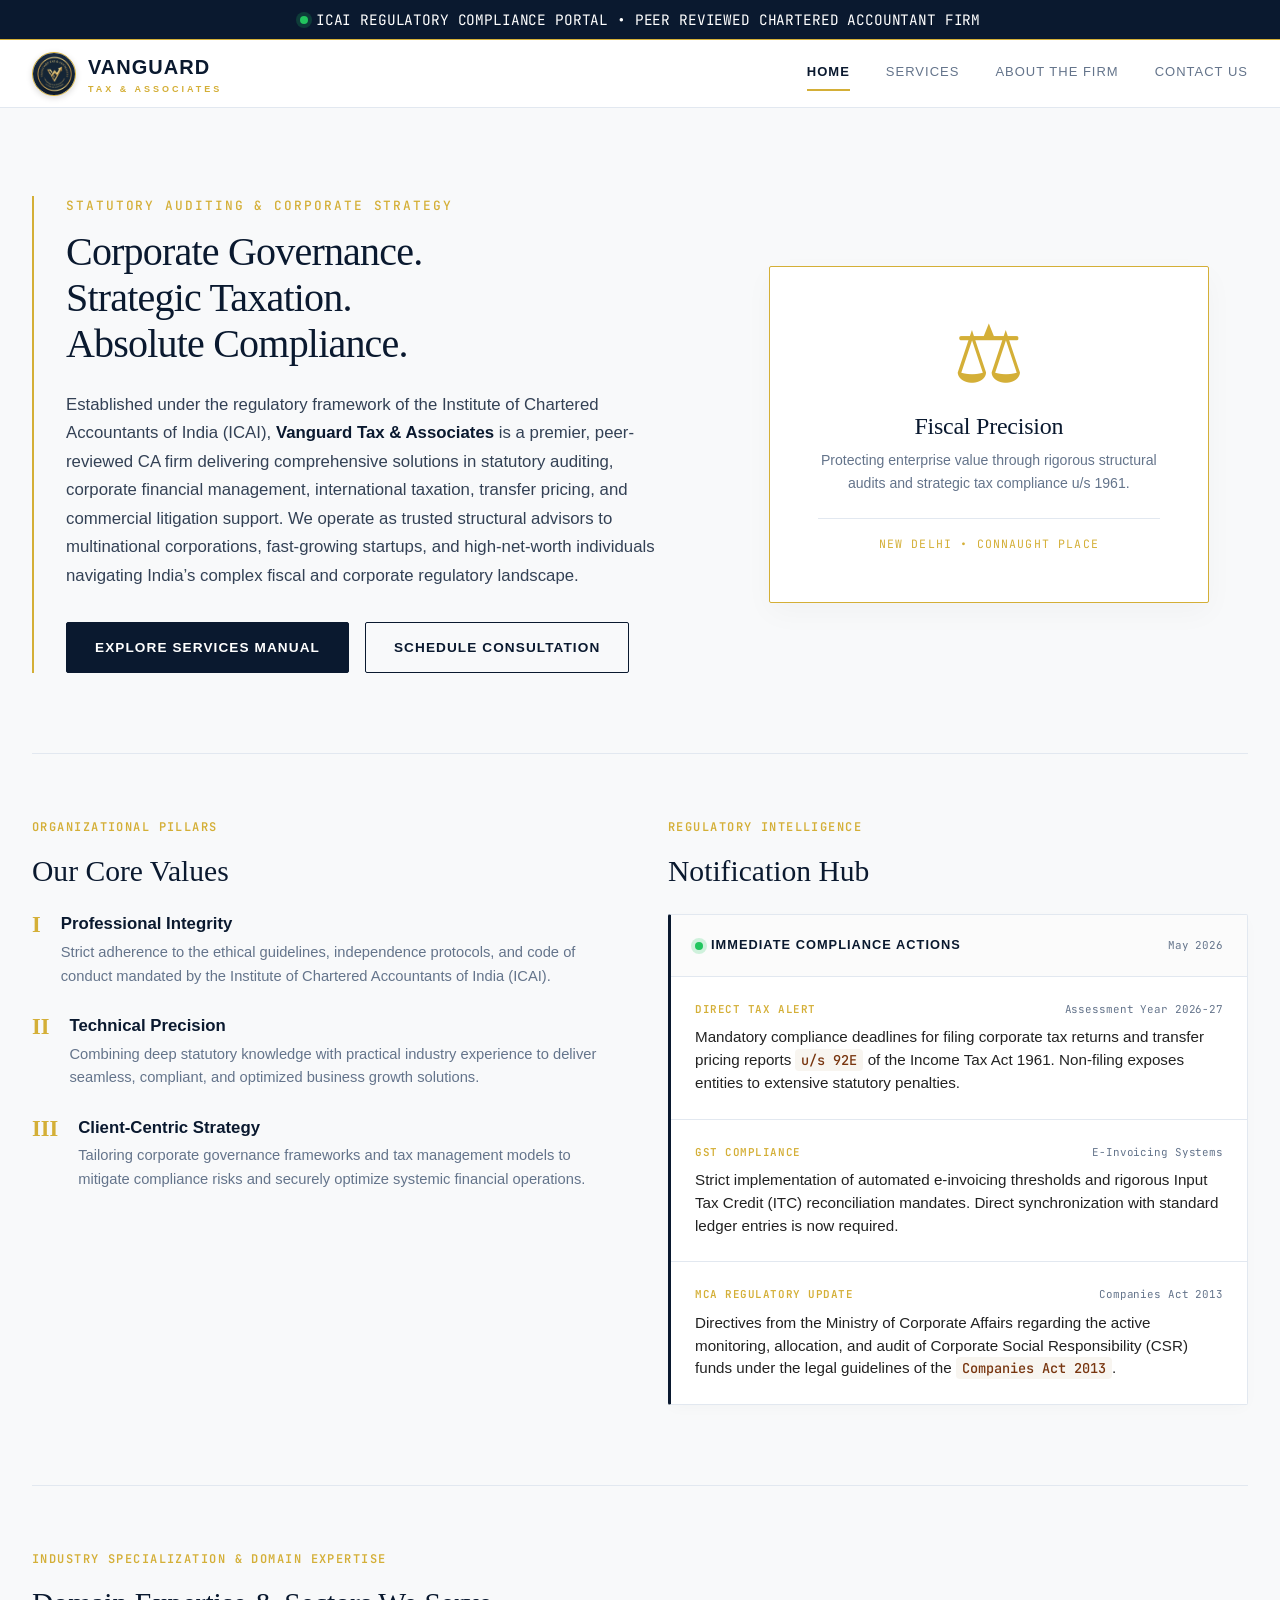
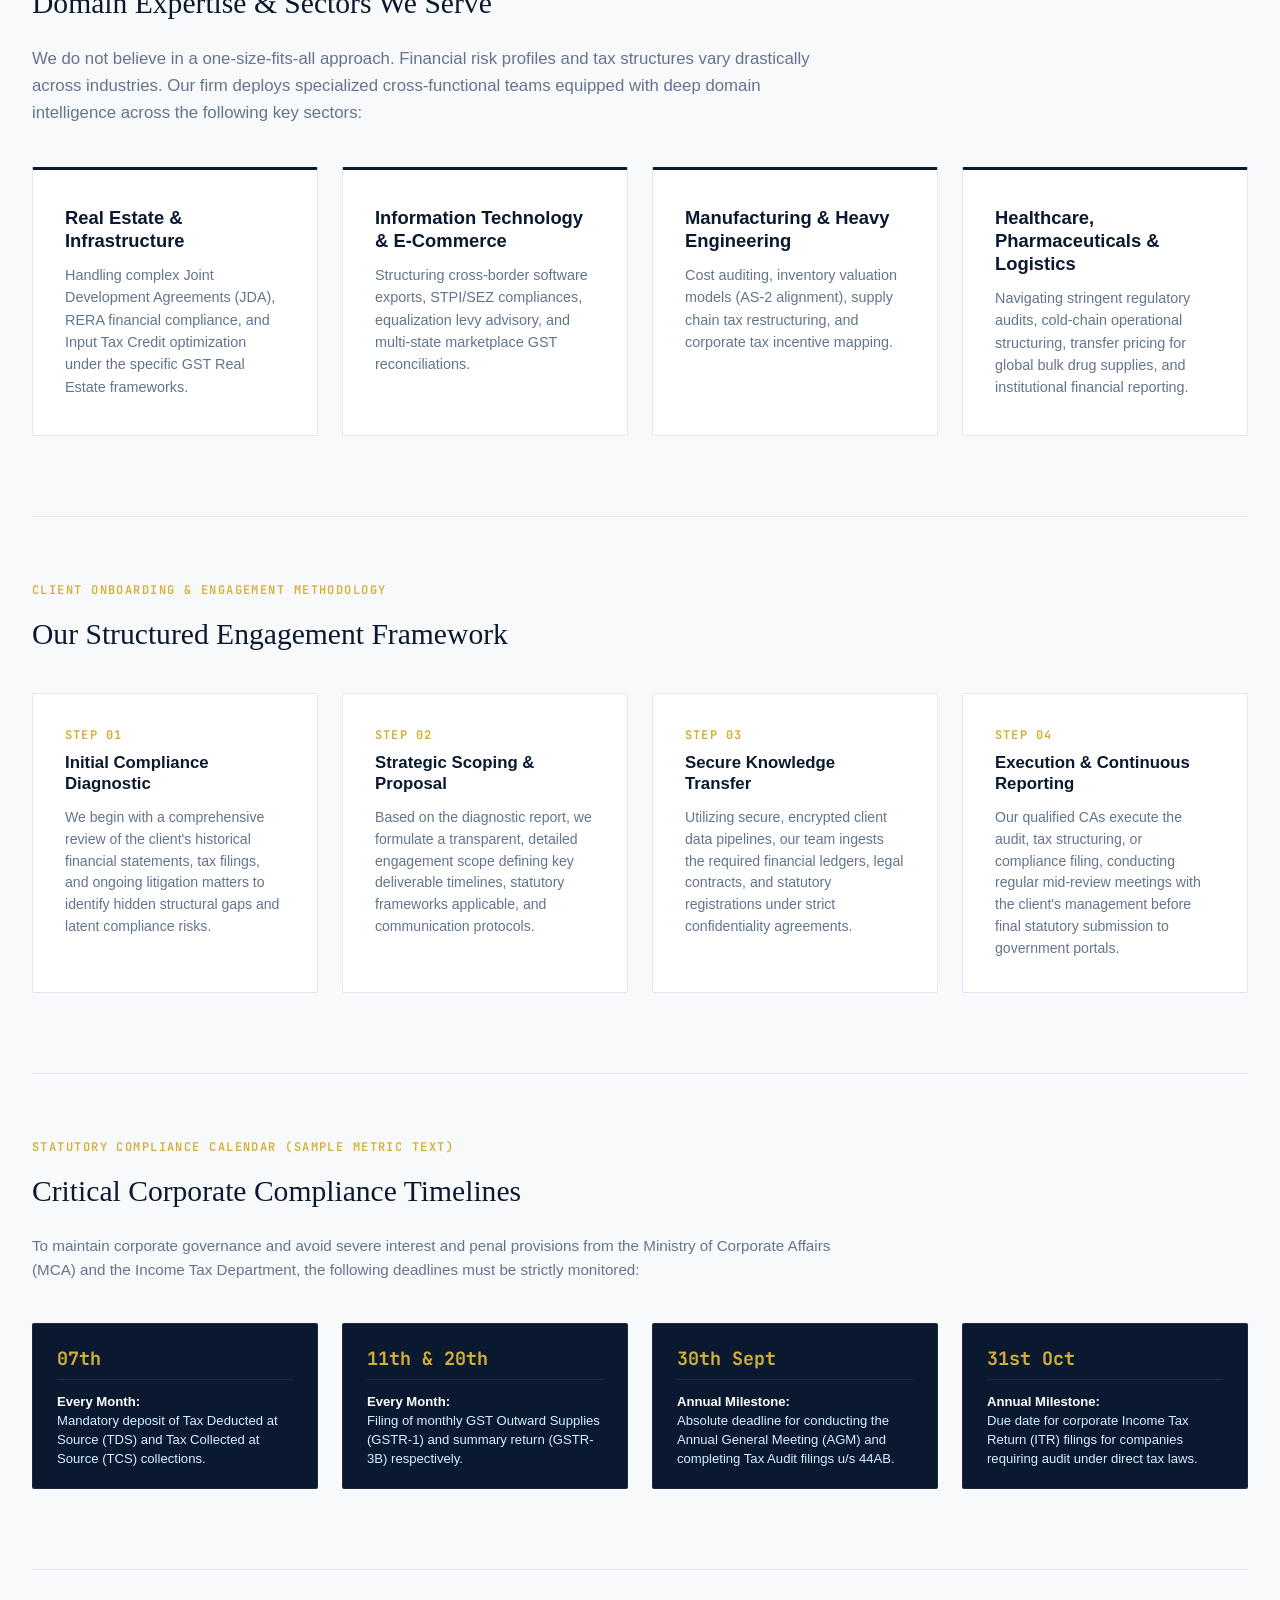
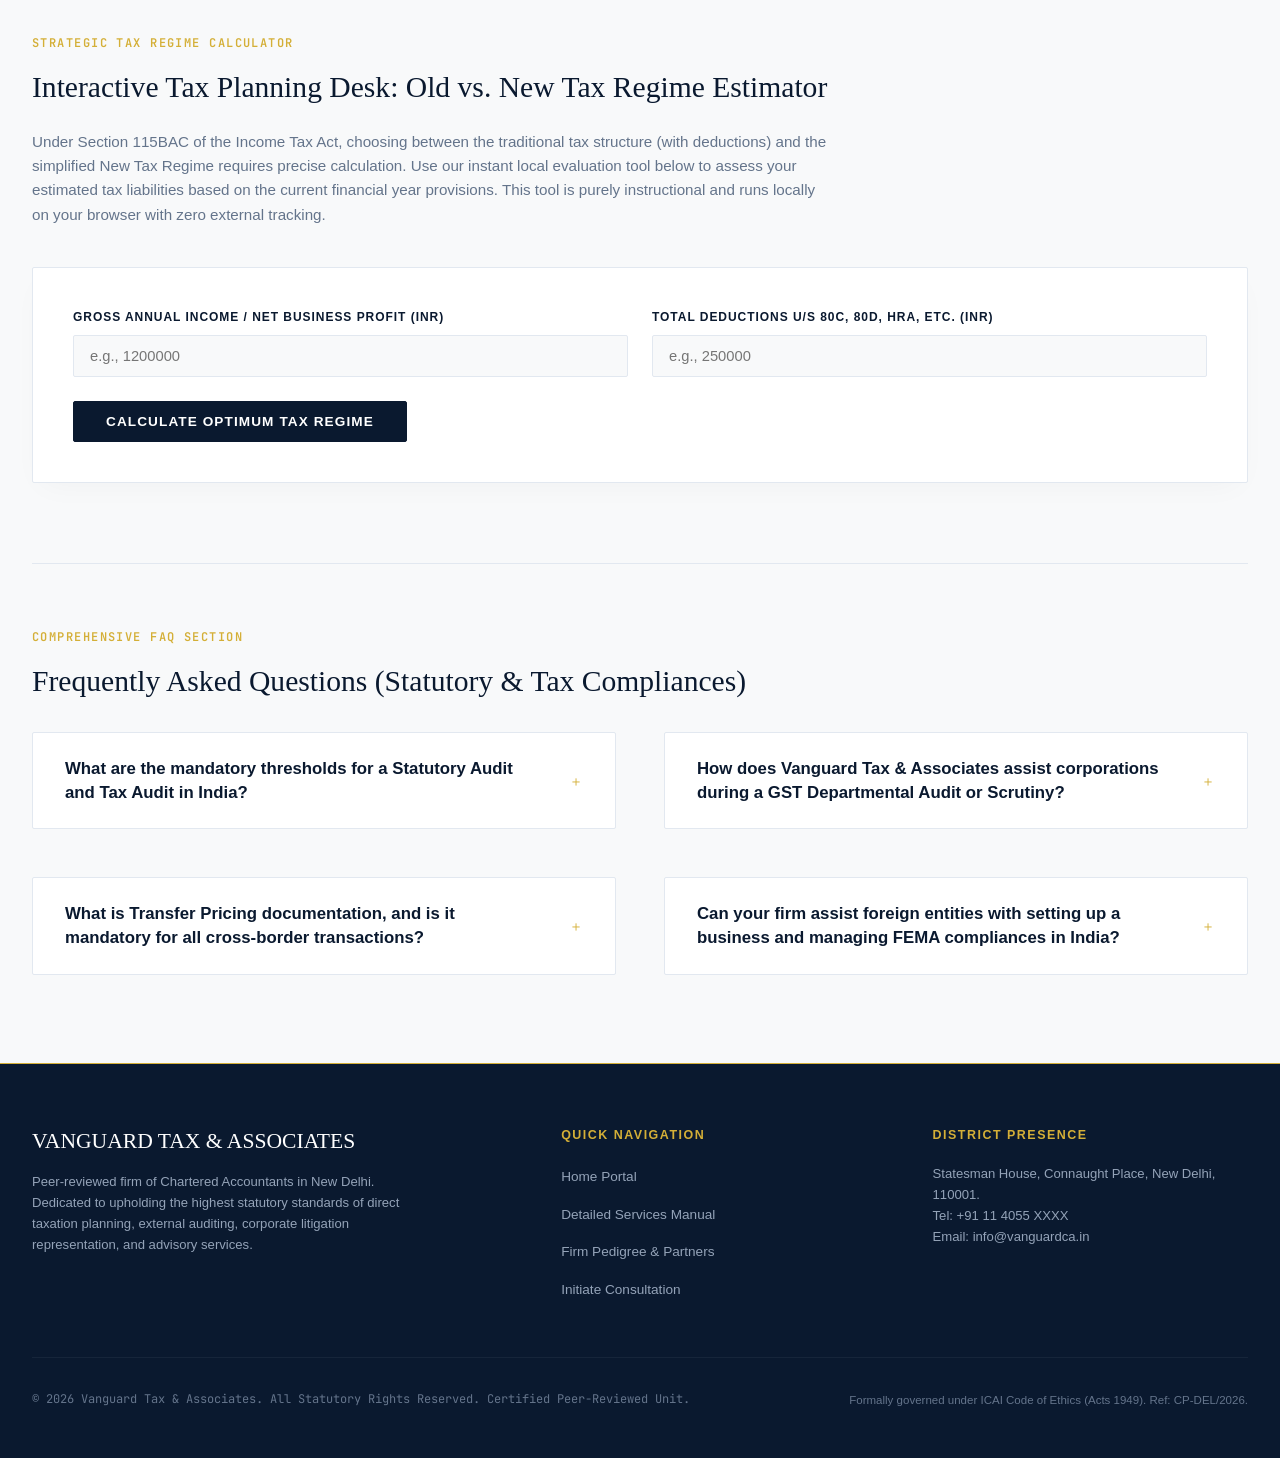
<file: index.html>
<!doctype html>
<html lang="en">
  <head>
    <meta charset="UTF-8" />
    <meta name="viewport" content="width=device-width, initial-scale=1.0" />
    <title>Vanguard Tax & Associates | Premium CA Firm New Delhi</title>
    <!-- Premium Google Typography Integration -->
    <link rel="preconnect" href="https://fonts.googleapis.com" />
    <link rel="preconnect" href="https://fonts.gstatic.com" crossorigin />
    <link href="https://fonts.googleapis.com/css2?family=Inter:wght@400;500;600;700&family=Playfair+Display:ital,wght@0,500;0,600;0,700;1,400&family=JetBrains+Mono:wght@400;500;600&display=swap" rel="stylesheet" />
    <link rel="icon" type="image/png" href="./assets/vanguard_logo.png" />
    <link rel="stylesheet" href="./style.css" />
  </head>
  <body>

    <!-- Statutory Regulatory Top Banner -->
    <div class="statutory-header-banner" id="bannerTop">
      <div class="container">
        <span class="tracker-pulse"></span>
        <span class="text-mono">ICAI Regulatory Compliance Portal • Peer Reviewed Chartered Accountant Firm</span>
      </div>
    </div>

    <!-- Sticky Navigation & Premium Brand Header -->
    <header id="siteHeader">
      <div class="container header-container">
        <!-- Logo Emblem & Text -->
        <a href="/" class="logo-block" id="logoLink">
          <img src="./assets/vanguard_logo.png" alt="Vanguard Logo" class="logo-graphic-img" id="logoGraphic" referrerPolicy="no-referrer">
          <div class="logo-text">
            <span class="logo-title">VANGUARD</span>
            <span class="logo-subtitle">TAX & ASSOCIATES</span>
          </div>
        </a>

        <!-- Mobile Navigation Hamburger -->
        <button class="menu-toggle" id="menuBtn" aria-label="Toggle Navigation Menu">
          <span></span>
          <span></span>
          <span></span>
        </button>

        <!-- Desktop Navigation Menu -->
        <nav id="navMenu">
          <a href="./" class="nav-link active-nav" id="navLinkHome">Home</a>
          <a href="./services" class="nav-link" id="navLinkServices">Services</a>
          <a href="./about" class="nav-link" id="navLinkAbout">About the Firm</a>
          <a href="./contact" class="nav-link" id="navLinkContact">Contact Us</a>
        </nav>
      </div>
    </header>

    <!-- Main Workspace Area -->
    <main id="mainWorkspace">

      <!-- ============================================== -->
      <!-- PAGE 1: HOME PAGE VIEW                        -->
      <!-- ============================================== -->
      <section id="home" class="page-section">
        <div class="container">
          <div class="hero-layout">
            <!-- Left Editorial Text Content -->
            <div class="hero-editorial" id="heroTextPanel">
              <span class="hero-label">STATUTORY AUDITING & CORPORATE STRATEGY</span>
              <h1 class="hero-title" id="mainHeadline">
                Corporate Governance. <br />
                Strategic Taxation. <br />
                Absolute Compliance.
              </h1>
              <p class="hero-body" id="firmOverview">
                Established under the regulatory framework of the Institute of Chartered Accountants of India (ICAI), 
                <strong>Vanguard Tax & Associates</strong> is a premier, peer-reviewed CA firm delivering comprehensive solutions 
                in statutory auditing, corporate financial management, international taxation, transfer pricing, and commercial 
                litigation support. We operate as trusted structural advisors to multinational corporations, fast-growing 
                startups, and high-net-worth individuals navigating India’s complex fiscal and corporate regulatory landscape.
              </p>
              <div class="cta-group">
                <a href="./services" class="btn btn-primary" id="homeCtaServices">Explore Services Manual</a>
                <a href="./contact" class="btn btn-secondary" id="homeCtaContact">Schedule Consultation</a>
              </div>
            </div>

            <!-- Right Image Placeholder / Emblem Element -->
            <div style="display: flex; justify-content: center; align-items: center;" id="heroDesignPanel">
              <div style="border: 1px solid var(--color-border-gold); padding: 3rem; background-color: var(--color-bg-card); text-align: center; border-radius: 2px; box-shadow: 0 10px 30px rgba(0,0,0,0.03); max-width: 440px;">
                <span style="font-family: var(--font-serif); font-size: 5rem; line-height: 1; color: var(--color-secondary); display: block; margin-bottom: 1rem;">⚖</span>
                <h3 style="font-size: 1.5rem; margin-bottom: 0.5rem; letter-spacing: -0.01em;">Fiscal Precision</h3>
                <p style="font-size: 0.88rem; color: var(--color-neutral-muted); margin-bottom: 1.5rem;">Protecting enterprise value through rigorous structural audits and strategic tax compliance u/s 1961.</p>
                <div style="font-family: var(--font-mono); font-size: 0.72rem; color: var(--color-secondary); border-top: 1px solid var(--color-border-subtle); padding-top: 1rem; text-transform: uppercase; letter-spacing: 0.1em;">
                  NEW DELHI • CONNAUGHT PLACE
                </div>
              </div>
            </div>
          </div>

          <!-- Horizontal Segment: Core Values & Regulatory Updates -->
          <div class="home-row">
            <!-- Core Values Segment -->
            <div id="coreValuesColumn">
              <span class="section-tag">ORGANIZATIONAL PILLARS</span>
              <h2 class="sculpted-heading">Our Core Values</h2>
              <div class="values-container" id="valuesContainer">
                <!-- Value 1 -->
                <div class="value-item" id="valueItem1">
                  <div class="value-marker">I</div>
                  <div class="value-content">
                    <h4>Professional Integrity</h4>
                    <p>Strict adherence to the ethical guidelines, independence protocols, and code of conduct mandated by the Institute of Chartered Accountants of India (ICAI).</p>
                  </div>
                </div>
                <!-- Value 2 -->
                <div class="value-item" id="valueItem2">
                  <div class="value-marker">II</div>
                  <div class="value-content">
                    <h4>Technical Precision</h4>
                    <p>Combining deep statutory knowledge with practical industry experience to deliver seamless, compliant, and optimized business growth solutions.</p>
                  </div>
                </div>
                <!-- Value 3 -->
                <div class="value-item" id="valueItem3">
                  <div class="value-marker">III</div>
                  <div class="value-content">
                    <h4>Client-Centric Strategy</h4>
                    <p>Tailoring corporate governance frameworks and tax management models to mitigate compliance risks and securely optimize systemic financial operations.</p>
                  </div>
                </div>
              </div>
            </div>

            <!-- Interactive Regulatory Tracker Segment -->
            <div id="trackerColumn">
              <span class="section-tag">REGULATORY INTELLIGENCE</span>
              <h2 class="sculpted-heading">Notification Hub</h2>
              <div class="tracker-card" id="trackerCard">
                <div class="tracker-header">
                  <span class="tracker-title">
                    <span class="tracker-pulse"></span>
                    Immediate Compliance Actions
                  </span>
                  <span class="tracker-date text-mono">May 2026</span>
                </div>
                <!-- Alert List -->
                <div class="tracker-list">
                  <!-- Alert 1 -->
                  <div class="tracker-item" id="trackerItemIT">
                    <div class="badge-row">
                      <span class="tracker-category">Direct Tax Alert</span>
                      <span class="tracker-date text-mono">Assessment Year 2026-27</span>
                    </div>
                    <p class="tracker-text">
                      Mandatory compliance deadlines for filing corporate tax returns and transfer pricing reports <span class="legal-code">u/s 92E</span> of the Income Tax Act 1961. Non-filing exposes entities to extensive statutory penalties.
                    </p>
                  </div>
                  <!-- Alert 2 -->
                  <div class="tracker-item" id="trackerItemGST">
                    <div class="badge-row">
                      <span class="tracker-category">GST Compliance</span>
                      <span class="tracker-date text-mono">E-Invoicing Systems</span>
                    </div>
                    <p class="tracker-text">
                      Strict implementation of automated e-invoicing thresholds and rigorous Input Tax Credit (ITC) reconciliation mandates. Direct synchronization with standard ledger entries is now required.
                    </p>
                  </div>
                  <!-- Alert 3 -->
                  <div class="tracker-item" id="trackerItemMCA">
                    <div class="badge-row">
                      <span class="tracker-category">MCA Regulatory Update</span>
                      <span class="tracker-date text-mono">Companies Act 2013</span>
                    </div>
                    <p class="tracker-text">
                      Directives from the Ministry of Corporate Affairs regarding the active monitoring, allocation, and audit of Corporate Social Responsibility (CSR) funds under the legal guidelines of the <span class="legal-code">Companies Act 2013</span>.
                    </p>
                  </div>
                </div>
              </div>
            </div>
          </div>

          <!-- ============================================== -->
          <!-- INDUSTRY SECTORS WE SERVE                      -->
          <!-- ============================================== -->
          <div class="industry-wrapper" id="industrySpecialization">
            <span class="section-tag">INDUSTRY SPECIALIZATION & DOMAIN EXPERTISE</span>
            <h2 class="sculpted-heading">Domain Expertise & Sectors We Serve</h2>
            <p class="industry-desc">
              We do not believe in a one-size-fits-all approach. Financial risk profiles and tax structures vary drastically across industries. Our firm deploys specialized cross-functional teams equipped with deep domain intelligence across the following key sectors:
            </p>
            <div class="industry-bento-grid">
              <!-- Sector 1 -->
              <div class="industry-sector-box" id="sectorRealEstate">
                <h3 class="sector-title">Real Estate & Infrastructure</h3>
                <p class="sector-text">
                  Handling complex Joint Development Agreements (JDA), RERA financial compliance, and Input Tax Credit optimization under the specific GST Real Estate frameworks.
                </p>
              </div>
              <!-- Sector 2 -->
              <div class="industry-sector-box" id="sectorTechEcommerce">
                <h3 class="sector-title">Information Technology & E-Commerce</h3>
                <p class="sector-text">
                  Structuring cross-border software exports, STPI/SEZ compliances, equalization levy advisory, and multi-state marketplace GST reconciliations.
                </p>
              </div>
              <!-- Sector 3 -->
              <div class="industry-sector-box" id="sectorManufacturing">
                <h3 class="sector-title">Manufacturing & Heavy Engineering</h3>
                <p class="sector-text">
                  Cost auditing, inventory valuation models (AS-2 alignment), supply chain tax restructuring, and corporate tax incentive mapping.
                </p>
              </div>
              <!-- Sector 4 -->
              <div class="industry-sector-box" id="sectorHealthcare">
                <h3 class="sector-title">Healthcare, Pharmaceuticals & Logistics</h3>
                <p class="sector-text">
                  Navigating stringent regulatory audits, cold-chain operational structuring, transfer pricing for global bulk drug supplies, and institutional financial reporting.
                </p>
              </div>
            </div>
          </div>

          <!-- ============================================== -->
          <!-- CLIENT ONBOARDING & METHODOLOGY                -->
          <!-- ============================================== -->
          <div class="engagement-wrapper" id="clientEngagement">
            <span class="section-tag">CLIENT ONBOARDING & ENGAGEMENT METHODOLOGY</span>
            <h2 class="sculpted-heading">Our Structured Engagement Framework</h2>
            <div class="steps-timeline-grid">
              <!-- Step 1 -->
              <div class="step-box" id="stepDiagnostic">
                <span class="step-num">Step 01</span>
                <h3 class="step-heading">Initial Compliance Diagnostic</h3>
                <p class="step-desc">
                  We begin with a comprehensive review of the client's historical financial statements, tax filings, and ongoing litigation matters to identify hidden structural gaps and latent compliance risks.
                </p>
              </div>
              <!-- Step 2 -->
              <div class="step-box" id="stepProposal">
                <span class="step-num">Step 02</span>
                <h3 class="step-heading">Strategic Scoping & Proposal</h3>
                <p class="step-desc">
                  Based on the diagnostic report, we formulate a transparent, detailed engagement scope defining key deliverable timelines, statutory frameworks applicable, and communication protocols.
                </p>
              </div>
              <!-- Step 3 -->
              <div class="step-box" id="stepTransfer">
                <span class="step-num">Step 03</span>
                <h3 class="step-heading">Secure Knowledge Transfer</h3>
                <p class="step-desc">
                  Utilizing secure, encrypted client data pipelines, our team ingests the required financial ledgers, legal contracts, and statutory registrations under strict confidentiality agreements.
                </p>
              </div>
              <!-- Step 4 -->
              <div class="step-box" id="stepExecution">
                <span class="step-num">Step 04</span>
                <h3 class="step-heading">Execution & Continuous Reporting</h3>
                <p class="step-desc">
                  Our qualified CAs execute the audit, tax structuring, or compliance filing, conducting regular mid-review meetings with the client's management before final statutory submission to government portals.
                </p>
              </div>
            </div>
          </div>

          <!-- ============================================== -->
          <!-- STATUTORY COMPLIANCE CALENDAR                  -->
          <!-- ============================================== -->
          <div class="compliance-calendar-wrapper" id="complianceCalendar">
            <span class="section-tag">STATUTORY COMPLIANCE CALENDAR (SAMPLE METRIC TEXT)</span>
            <h2 class="sculpted-heading">Critical Corporate Compliance Timelines</h2>
            <p class="calendar-disclaimer">
              To maintain corporate governance and avoid severe interest and penal provisions from the Ministry of Corporate Affairs (MCA) and the Income Tax Department, the following deadlines must be strictly monitored:
            </p>
            <div class="calendar-timeline-grid">
              <!-- Timeline 1 -->
              <div class="calendar-entry" id="calEntryTds">
                <div class="calendar-header-day">07th</div>
                <p class="calendar-detail-text">
                  <strong>Every Month:</strong><br />
                  Mandatory deposit of Tax Deducted at Source (TDS) and Tax Collected at Source (TCS) collections.
                </p>
              </div>
              <!-- Timeline 2 -->
              <div class="calendar-entry" id="calEntryGst">
                <div class="calendar-header-day">11th & 20th</div>
                <p class="calendar-detail-text">
                  <strong>Every Month:</strong><br />
                  Filing of monthly GST Outward Supplies (GSTR-1) and summary return (GSTR-3B) respectively.
                </p>
              </div>
              <!-- Timeline 3 -->
              <div class="calendar-entry" id="calEntryTaxAudit">
                <div class="calendar-header-day">30th Sept</div>
                <p class="calendar-detail-text">
                  <strong>Annual Milestone:</strong><br />
                  Absolute deadline for conducting the Annual General Meeting (AGM) and completing Tax Audit filings u/s 44AB.
                </p>
              </div>
              <!-- Timeline 4 -->
              <div class="calendar-entry" id="calEntryItr">
                <div class="calendar-header-day">31st Oct</div>
                <p class="calendar-detail-text">
                  <strong>Annual Milestone:</strong><br />
                  Due date for corporate Income Tax Return (ITR) filings for companies requiring audit under direct tax laws.
                </p>
              </div>
            </div>
          </div>

          <!-- ============================================== -->
          <!-- STRATEGIC TAX REGIME CALCULATOR               -->
          <!-- ============================================== -->
          <div class="tax-calculator-wrapper" id="taxPlanningDesk">
            <span class="section-tag">STRATEGIC TAX REGIME CALCULATOR</span>
            <h2 class="sculpted-heading">Interactive Tax Planning Desk: Old vs. New Tax Regime Estimator</h2>
            <p class="calendar-disclaimer">
              Under Section 115BAC of the Income Tax Act, choosing between the traditional tax structure (with deductions) and the simplified New Tax Regime requires precise calculation. Use our instant local evaluation tool below to assess your estimated tax liabilities based on the current financial year provisions. This tool is purely instructional and runs locally on your browser with zero external tracking.
            </p>
            
            <div id="taxCalcContainer" class="tax-calc-card">
              <form id="taxRegimeCalculator" class="tax-calc-form" onsubmit="return false;">
                <div class="tax-calc-grid">
                  <div class="form-group">
                    <label class="form-label" for="calcGrossIncome">Gross Annual Income / Net Business Profit (INR)</label>
                    <input type="number" id="calcGrossIncome" class="form-input" placeholder="e.g., 1200000" min="0" required />
                  </div>
                  <div class="form-group">
                    <label class="form-label" for="calcDeductions">Total Deductions u/s 80C, 80D, HRA, etc. (INR)</label>
                    <input type="number" id="calcDeductions" class="form-input" placeholder="e.g., 250000" min="0" />
                  </div>
                </div>

                <div style="margin-top: 1.5rem; text-align: left;">
                  <button type="button" id="btnCalcTax" class="btn btn-primary" style="width: auto; padding: 0.75rem 2rem;">
                    Calculate Optimum Tax Regime
                  </button>
                </div>
              </form>

              <!-- Calculation Result Display -->
              <div id="taxCalcResults" class="tax-calc-results" style="display: none; margin-top: 2rem; border-top: 1px solid var(--color-border-subtle); padding-top: 2rem;">
                <div class="results-grid" style="display: grid; grid-template-columns: repeat(auto-fit, minmax(240px, 1fr)); gap: 1.5rem; margin-bottom: 2rem;">
                  <!-- Old Regime Output Box -->
                  <div class="result-box old-regime-result" style="border: 1px solid var(--color-border-subtle); padding: 1.5rem; border-radius: 2px; background-color: var(--color-bg-base);">
                    <span style="font-family: var(--font-mono); font-size: 0.75rem; color: var(--color-neutral-muted); text-transform: uppercase; letter-spacing: 0.05em; display: block; margin-bottom: 0.5rem;">Option A (Traditional)</span>
                    <h4 style="font-size: 1.05rem; margin-bottom: 0.5rem; font-weight: 700; color: var(--color-primary);">Old Tax Regime Liability</h4>
                    <p id="outOldTax" style="font-family: var(--font-mono); font-size: 1.5rem; font-weight: 700; color: var(--color-primary); margin: 0;">₹0</p>
                    <span style="font-size: 0.75rem; color: var(--color-neutral-muted);">Includes Sec 87A rebate & 4% cess</span>
                  </div>
                  
                  <!-- New Regime Output Box -->
                  <div class="result-box new-regime-result" style="border: 1px solid var(--color-border-subtle); padding: 1.5rem; border-radius: 2px; background-color: var(--color-bg-base);">
                    <span style="font-family: var(--font-mono); font-size: 0.75rem; color: var(--color-neutral-muted); text-transform: uppercase; letter-spacing: 0.05em; display: block; margin-bottom: 0.5rem;">Option B (Simplified)</span>
                    <h4 style="font-size: 1.05rem; margin-bottom: 0.5rem; font-weight: 700; color: var(--color-primary);">New Tax Regime Liability</h4>
                    <p id="outNewTax" style="font-family: var(--font-mono); font-size: 1.5rem; font-weight: 700; color: var(--color-secondary); margin: 0;">₹0</p>
                    <span style="font-size: 0.75rem; color: var(--color-neutral-muted);">Includes Sec 87A rebate & 4% cess</span>
                  </div>
                </div>

                <!-- Strategic Verdict Section -->
                <div id="vanguardVerdictCard" style="border-top: 3px solid var(--color-secondary); padding: 1.75rem 2.25rem; border-radius: 2px; background-color: var(--color-bg-card); border-left: 1px solid var(--color-border-subtle); border-right: 1px solid var(--color-border-subtle); border-bottom: 1px solid var(--color-border-subtle);">
                  <span style="font-family: var(--font-mono); font-size: 0.75rem; color: var(--color-secondary); font-weight: 700; text-transform: uppercase; letter-spacing: 0.1em; display: block; margin-bottom: 0.5rem;">VANGUARD STRATEGIC VERDICT</span>
                  <p id="outVerdictText" style="font-family: var(--font-sans); font-size: 0.95rem; line-height: 1.6; color: var(--color-primary); font-weight: 600; margin: 0;">
                    Strategy Advice: Enter your gross income inputs above to evaluate the optimum compliance path.
                  </p>
                </div>
              </div>
            </div>
          </div>

          <!-- ============================================== -->
          <!-- COMPREHENSIVE FAQ SECTION                      -->
          <!-- ============================================== -->
          <div class="faq-wrapper" id="complianceFaq">
            <span class="section-tag">COMPREHENSIVE FAQ SECTION</span>
            <h2 class="sculpted-heading">Frequently Asked Questions (Statutory & Tax Compliances)</h2>
            <div class="faq-grid">
              <!-- FAQ 1 -->
              <div class="faq-card" id="faqAuditThresholds">
                <h3 class="faq-question">What are the mandatory thresholds for a Statutory Audit and Tax Audit in India?</h3>
                <p class="faq-answer">
                  Under the Companies Act 2013, every incorporated company, regardless of its turnover or capital, must undergo a mandatory Statutory Audit annually. For Tax Audits u/s 44AB of the Income Tax Act 1961, the threshold is applicable to businesses whose total turnover exceeds INR 10 Crore (provided cash transactions are limited to 5%), and for professionals, if their gross receipts exceed INR 50 Lakhs.
                </p>
              </div>
              <!-- FAQ 2 -->
              <div class="faq-card" id="faqGstAuditSupport">
                <h3 class="faq-question">How does Vanguard Tax & Associates assist corporations during a GST Departmental Audit or Scrutiny?</h3>
                <p class="faq-answer">
                  Our indirect tax wing handles the entire lifecycle of a GST Audit (under Section 65). We assist in pre-audit documentation vetting, data reconciliation between GSTR-1, GSTR-3B, and GSTR-2B, drafting technical legal replies to FORM GST ADT-01, and presenting representations directly before the GST authorities to safeguard the client from unjustified tax demands or penalties.
                </p>
              </div>
              <!-- FAQ 3 -->
              <div class="faq-card" id="faqTransferPricing">
                <h3 class="faq-question">What is Transfer Pricing documentation, and is it mandatory for all cross-border transactions?</h3>
                <p class="faq-answer">
                  Transfer Pricing regulations under Section 92E of the Income Tax Act mandate that all international transactions between associated enterprises must be conducted at an Arm’s Length Price (ALP). It is mandatory for any enterprise entering into such transactions to maintain robust documentation and file Form 3CEB through a Chartered Accountant if the aggregate value of international transactions exceeds INR 1 Crore.
                </p>
              </div>
              <!-- FAQ 4 -->
              <div class="faq-card" id="faqFemaAdvisory">
                <h3 class="faq-question">Can your firm assist foreign entities with setting up a business and managing FEMA compliances in India?</h3>
                <p class="faq-answer">
                  Yes, we provide end-to-end foreign direct investment (FDI) advisory. This includes structuring the Indian entity (Wholly Owned Subsidiary or Liaison Office), securing necessary regulatory approvals, coordinating with Authorized Dealer (AD) Banks, and ensuring strict compliance with the Foreign Exchange Management Act (FEMA) by filing the Single Master Form (SMF) via the RBI portal.
                </p>
              </div>
            </div>
          </div>

        </div>
      </section>

    </main>

    <!-- ============================================== -->
    <!-- PRESTIGIOUS FOOTER SYSTEM                      -->
    <!-- ============================================== -->
    <footer id="siteFooter">
      <div class="container">
        <div class="footer-grid">
          <!-- Foot Column 1: Brand Info -->
          <div class="footer-brand" id="footBrand">
            <h3>VANGUARD TAX & ASSOCIATES</h3>
            <p style="margin-top: 1rem; max-width: 400px;">
              Peer-reviewed firm of Chartered Accountants in New Delhi. Dedicated to upholding the highest statutory standards 
              of direct taxation planning, external auditing, corporate litigation representation, and advisory services.
            </p>
          </div>

          <!-- Foot Column 2: Navigation Links -->
          <div class="footer-column" id="footLinks">
            <h4>Quick Navigation</h4>
            <ul class="footer-links">
              <li><a href="/" class="footer-link">Home Portal</a></li>
              <li><a href="./services" class="footer-link">Detailed Services Manual</a></li>
              <li><a href="./about" class="footer-link">Firm Pedigree & Partners</a></li>
              <li><a href="./contact" class="footer-link">Initiate Consultation</a></li>
            </ul>
          </div>

          <!-- Foot Column 3: Regional Hub info -->
          <div class="footer-column" id="footPresence">
            <h4>District Presence</h4>
            <p style="font-size: 0.82rem; line-height: 1.6; color: #94a3b8;">
              Statesman House, Connaught Place, New Delhi, 110001.<br />
              Tel: +91 11 4055 XXXX <br />
              Email: info@vanguardca.in
            </p>
          </div>
        </div>

        <div class="footer-bottom">
          <div class="footer-copyright" id="footCopyright">
            &copy; 2026 Vanguard Tax & Associates. All Statutory Rights Reserved. Certified Peer-Reviewed Unit.
          </div>
          <div class="footer-icai" id="footDisclaimerNotice">
            Formally governed under ICAI Code of Ethics (Acts 1949). Ref: CP-DEL/2026.
          </div>
        </div>
      </div>
    </footer>

    <!-- Vanilla Script Execution Link -->
    <script type="module" src="./script.js"></script>
  </body>
</html>
</file>
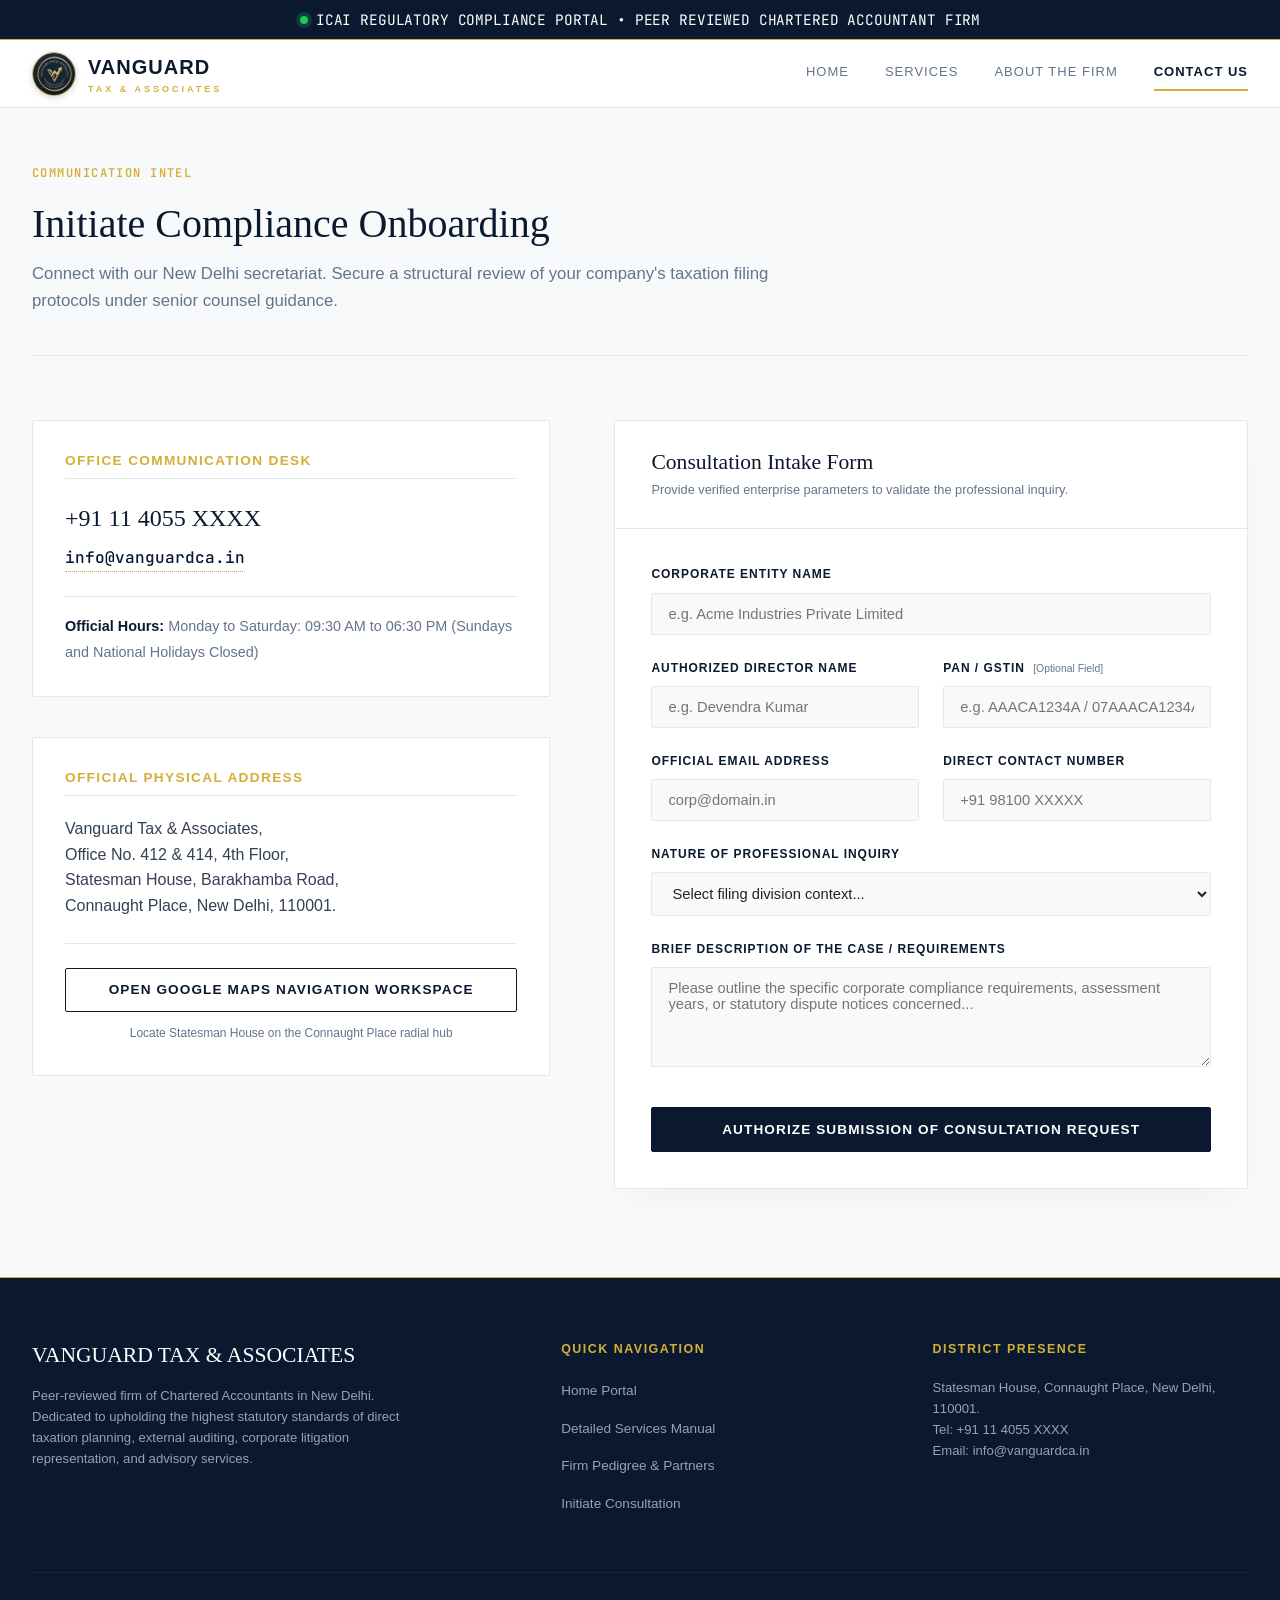
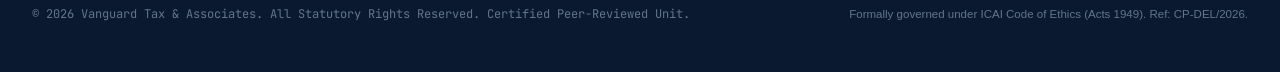
<file: contact.html>
<!doctype html>
<html lang="en">
  <head>
    <meta charset="UTF-8" />
    <meta name="viewport" content="width=device-width, initial-scale=1.0" />
    <title>Contact Us | Vanguard Tax & Associates</title>
    <!-- Premium Google Typography Integration -->
    <link rel="preconnect" href="https://fonts.googleapis.com" />
    <link rel="preconnect" href="https://fonts.gstatic.com" crossorigin />
    <link href="https://fonts.googleapis.com/css2?family=Inter:wght@400;500;600;700&family=Playfair+Display:ital,wght@0,500;0,600;0,700;1,400&family=JetBrains+Mono:wght@400;500;600&display=swap" rel="stylesheet" />
    <link rel="icon" type="image/png" href="./assets/vanguard_logo.png" />
    <link rel="stylesheet" href="./style.css" />
  </head>
  <body>

    <!-- Statutory Regulatory Top Banner -->
    <div class="statutory-header-banner" id="bannerTop">
      <div class="container">
        <span class="tracker-pulse"></span>
        <span class="text-mono">ICAI Regulatory Compliance Portal • Peer Reviewed Chartered Accountant Firm</span>
      </div>
    </div>

    <!-- Sticky Navigation & Premium Brand Header -->
    <header id="siteHeader">
      <div class="container header-container">
        <!-- Logo Emblem & Text -->
        <a href="/" class="logo-block" id="logoLink">
          <img src="./assets/vanguard_logo.png" alt="Vanguard Logo" class="logo-graphic-img" id="logoGraphic" referrerPolicy="no-referrer">
          <div class="logo-text">
            <span class="logo-title">VANGUARD</span>
            <span class="logo-subtitle">TAX & ASSOCIATES</span>
          </div>
        </a>

        <!-- Mobile Navigation Hamburger -->
        <button class="menu-toggle" id="menuBtn" aria-label="Toggle Navigation Menu">
          <span></span>
          <span></span>
          <span></span>
        </button>

        <!-- Desktop Navigation Menu -->
        <nav id="navMenu">
          <a href="./index" class="nav-link" id="navLinkHome">Home</a>
          <a href="./services" class="nav-link" id="navLinkServices">Services</a>
          <a href="./about" class="nav-link" id="navLinkAbout">About the Firm</a>
          <a href="./contact" class="nav-link active-nav" id="navLinkContact">Contact Us</a>
        </nav>
      </div>
    </header>

    <!-- Main Workspace Area -->
    <main id="mainWorkspace">

      <!-- ============================================== -->
      <!-- PAGE 4: CONTACT US & LOCATION HUB VIEW        -->
      <!-- ============================================== -->
      <section id="contact" class="page-section">
        <div class="container">
          <!-- Section Heading -->
          <div class="section-head-card" id="contactHeader">
            <span class="section-tag">COMMUNICATION INTEL</span>
            <h1 class="section-head-title">Initiate Compliance Onboarding</h1>
            <p class="section-head-desc">
              Connect with our New Delhi secretariat. Secure a structural review of your company's taxation filing protocols 
              under senior counsel guidance.
            </p>
          </div>

          <div class="contact-layout" id="contactBodyLayout">
            <!-- Left Panel: Desk Support and Address Details -->
            <div class="contact-info-block" id="contactInfo">
              <!-- Tel Block -->
              <div class="contact-box" id="boxComm">
                <h3 class="contact-box-title">Office Communication desk</h3>
                <div class="contact-detail-row">
                  <a href="tel:+911140554120" class="contact-number">+91 11 4055 XXXX</a>
                  <a href="mailto:info@vanguardca.in" class="contact-email">info@vanguardca.in</a>
                  <div style="margin-top: 1rem; border-top: 1px solid var(--color-border-subtle); padding-top: 1rem;">
                    <span class="contact-hours"><strong>Official Hours:</strong> Monday to Saturday: 09:30 AM to 06:30 PM (Sundays and National Holidays Closed)</span>
                  </div>
                </div>
              </div>

              <!-- Address Block -->
              <div class="contact-box" id="boxAddress">
                <h3 class="contact-box-title">Official Physical Address</h3>
                <p class="address-text" id="cpAddressText">
                  Vanguard Tax & Associates,<br />
                  Office No. 412 & 414, 4th Floor,<br />
                  Statesman House, Barakhamba Road,<br />
                  Connaught Place, New Delhi, 110001.
                </p>
                <div style="border-top: 1px solid var(--color-border-subtle); padding-top: 1.5rem; display: flex; flex-direction: column; gap: 0.75rem;">
                  <button class="btn btn-secondary w-full" id="openMapsBtn">
                    Open Google Maps Navigation Workspace
                  </button>
                  <span style="font-size: 0.75rem; color: var(--color-neutral-muted); text-align: center;">Locate Statesman House on the Connaught Place radial hub</span>
                </div>
              </div>
            </div>

            <!-- Right Panel: Professional Intake Form -->
            <div class="form-card" id="formCard">
              <div class="form-header">
                <h2 class="form-header-title">Consultation Intake Form</h2>
                <p style="font-size: 0.8rem; color: var(--color-neutral-muted); margin-top: 0.25rem;">Provide verified enterprise parameters to validate the professional inquiry.</p>
              </div>
              <div class="form-body">
                <!-- SUCCESS ALERT CARD (Hidden standard display) -->
                <div class="submit-success-panel" id="formSuccessPanel"></div>

                <form id="consultationForm">
                  <div class="form-grid">
                    <!-- Field 1: Entity name -->
                    <div class="form-group form-group-full">
                      <label for="inpEntity" class="form-label">Corporate Entity Name</label>
                      <input type="text" id="inpEntity" class="form-input" required placeholder="e.g. Acme Industries Private Limited" />
                    </div>

                    <!-- Field 2: Director name -->
                    <div class="form-group">
                      <label for="inpDirector" class="form-label">Authorized Director Name</label>
                      <input type="text" id="inpDirector" class="form-input" required placeholder="e.g. Devendra Kumar" />
                    </div>

                    <!-- Field 3: PAN / GSTIN -->
                    <div class="form-group">
                      <label for="inpPanGst" class="form-label">PAN / GSTIN <span class="field-optional">[Optional Field]</span></label>
                      <input type="text" id="inpPanGst" class="form-input" placeholder="e.g. AAACA1234A / 07AAACA1234A1ZH" />
                    </div>

                    <!-- Field 4: Official Email Address -->
                    <div class="form-group">
                      <label for="inpEmail" class="form-label">Official Email Address</label>
                      <input type="email" id="inpEmail" class="form-input" required placeholder="corp@domain.in" />
                    </div>

                    <!-- Field 5: Contact Number -->
                    <div class="form-group">
                      <label for="inpPhone" class="form-label">Direct Contact Number</label>
                      <input type="tel" id="inpPhone" class="form-input" required placeholder="+91 98100 XXXXX" />
                    </div>

                    <!-- Field 6: Nature Dropdown -->
                    <div class="form-group form-group-full">
                      <label for="inpInquiry" class="form-label">Nature of Professional Inquiry</label>
                      <select id="inpInquiry" class="form-input" required style="appearance: auto;">
                        <option value="" disabled selected>Select filing division context...</option>
                        <option value="Statutory Audit">Statutory Audit (under Companies Act 2013)</option>
                        <option value="GST Litigation">GST Litigation & Departmental Audit Scrutiny</option>
                        <option value="Corporate Direct Tax">Corporate Direct Tax Planning & Filings u/s 44AB</option>
                        <option value="Company Incorporation">Company Incorporation & Startup Regulatory Setup</option>
                        <option value="NRI Taxation">NRI Taxation & Foreign Remittance u/s 195 / DTAA</option>
                        <option value="Others">Others (Arbitration, Transfer Pricing, FEMA Compliance)</option>
                      </select>
                    </div>

                    <!-- Field 7: Description text -->
                    <div class="form-group form-group-full">
                      <label for="inpDesc" class="form-label">Brief Description of the Case / Requirements</label>
                      <textarea id="inpDesc" class="form-input" required placeholder="Please outline the specific corporate compliance requirements, assessment years, or statutory dispute notices concerned..."></textarea>
                    </div>

                    <!-- Button Submit -->
                    <div class="form-group form-group-full" style="margin-top: 1rem;">
                      <button type="submit" class="btn btn-primary w-full" id="btnSubmitForm">
                        Authorize Submission of Consultation Request
                      </button>
                    </div>
                  </div>
                </form>
              </div>
            </div>
          </div>
        </div>
      </section>

    </main>

    <!-- ============================================== -->
    <!-- PRESTIGIOUS FOOTER SYSTEM                      -->
    <!-- ============================================== -->
    <footer id="siteFooter">
      <div class="container">
        <div class="footer-grid">
          <!-- Foot Column 1: Brand Info -->
          <div class="footer-brand" id="footBrand">
            <h3>VANGUARD TAX & ASSOCIATES</h3>
            <p style="margin-top: 1rem; max-width: 400px;">
              Peer-reviewed firm of Chartered Accountants in New Delhi. Dedicated to upholding the highest statutory standards 
              of direct taxation planning, external auditing, corporate litigation representation, and advisory services.
            </p>
          </div>

          <!-- Foot Column 2: Navigation Links -->
          <div class="footer-column" id="footLinks">
            <h4>Quick Navigation</h4>
            <ul class="footer-links">
              <li><a href="/" class="footer-link">Home Portal</a></li>
              <li><a href="./services" class="footer-link">Detailed Services Manual</a></li>
              <li><a href="./about" class="footer-link">Firm Pedigree & Partners</a></li>
              <li><a href="./contact" class="footer-link">Initiate Consultation</a></li>
            </ul>
          </div>

          <!-- Foot Column 3: Regional Hub info -->
          <div class="footer-column" id="footPresence">
            <h4>District Presence</h4>
            <p style="font-size: 0.82rem; line-height: 1.6; color: #94a3b8;">
              Statesman House, Connaught Place, New Delhi, 110001.<br />
              Tel: +91 11 4055 XXXX <br />
              Email: info@vanguardca.in
            </p>
          </div>
        </div>

        <div class="footer-bottom">
          <div class="footer-copyright" id="footCopyright">
            &copy; 2026 Vanguard Tax & Associates. All Statutory Rights Reserved. Certified Peer-Reviewed Unit.
          </div>
          <div class="footer-icai" id="footDisclaimerNotice">
            Formally governed under ICAI Code of Ethics (Acts 1949). Ref: CP-DEL/2026.
          </div>
        </div>
      </div>
    </footer>

    <!-- Vanilla Script Execution Link -->
    <script type="module" src="./script.js"></script>
  </body>
</html>
</file>
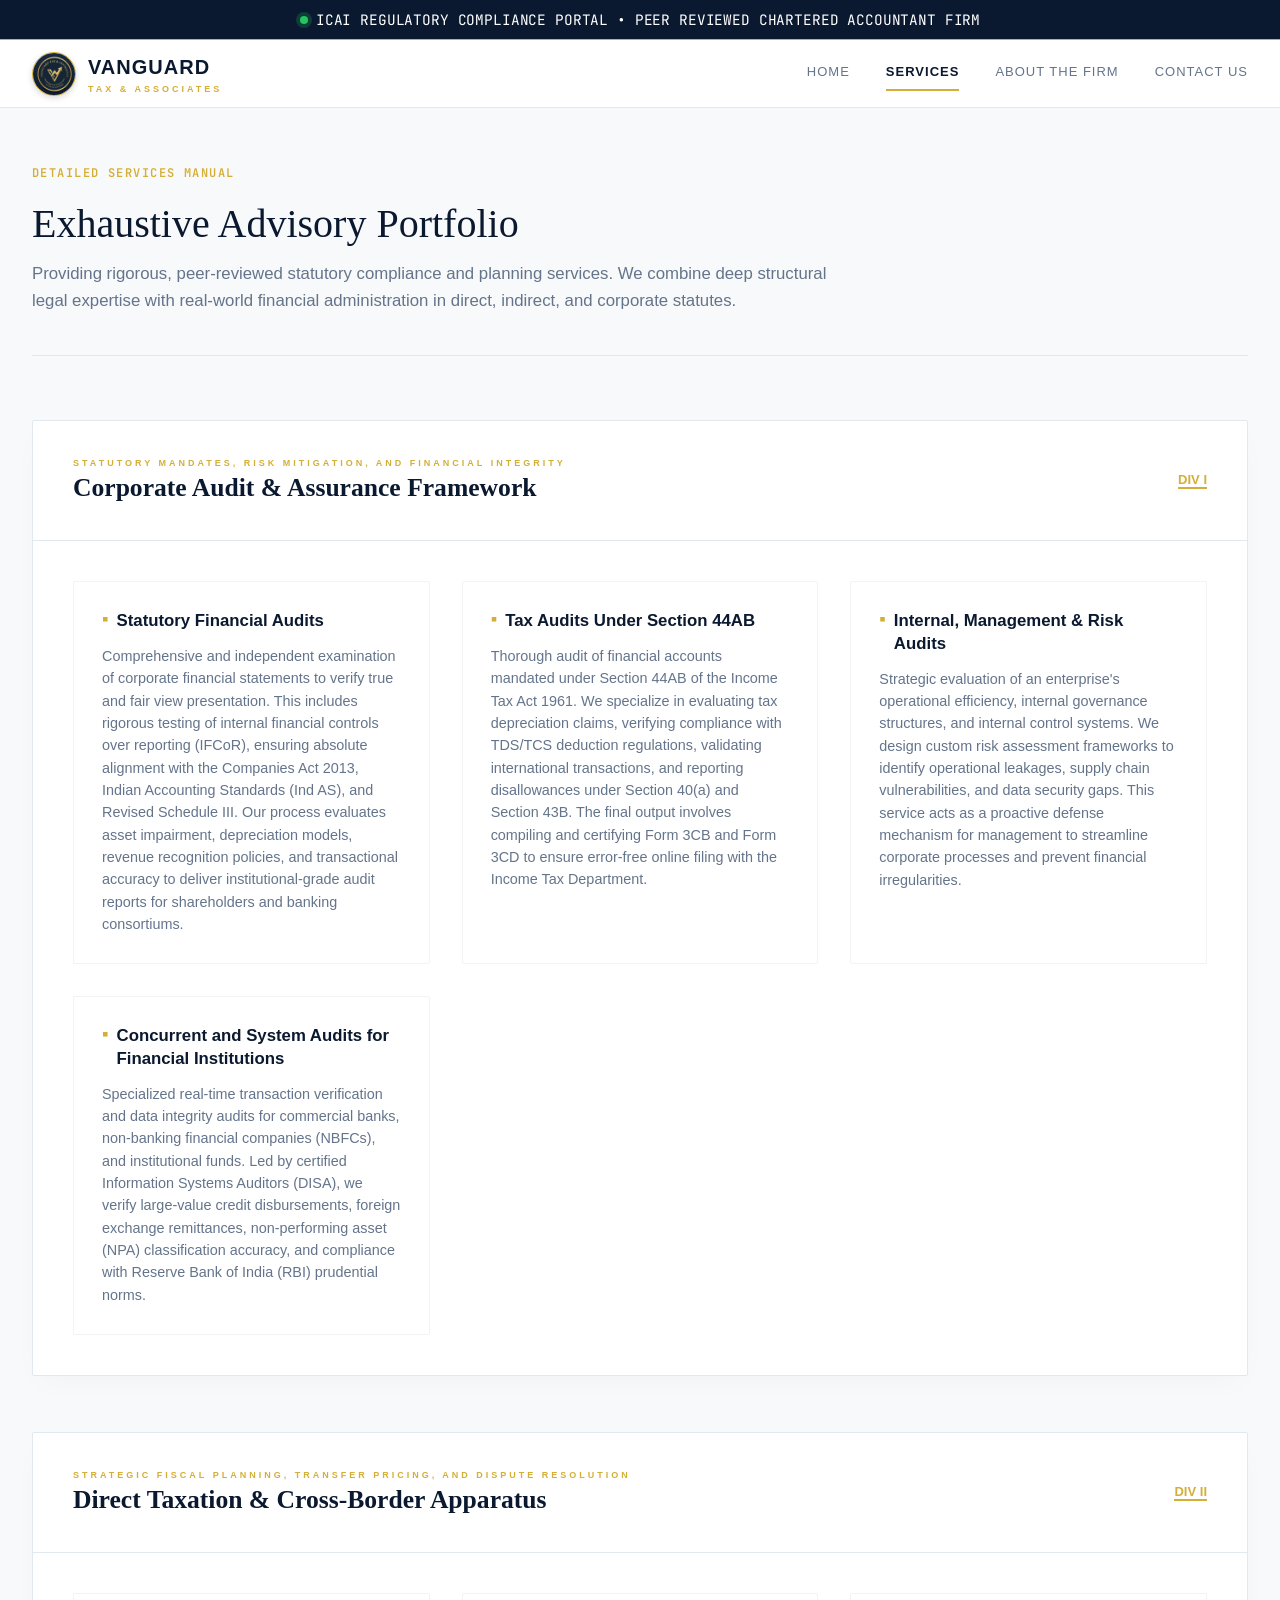
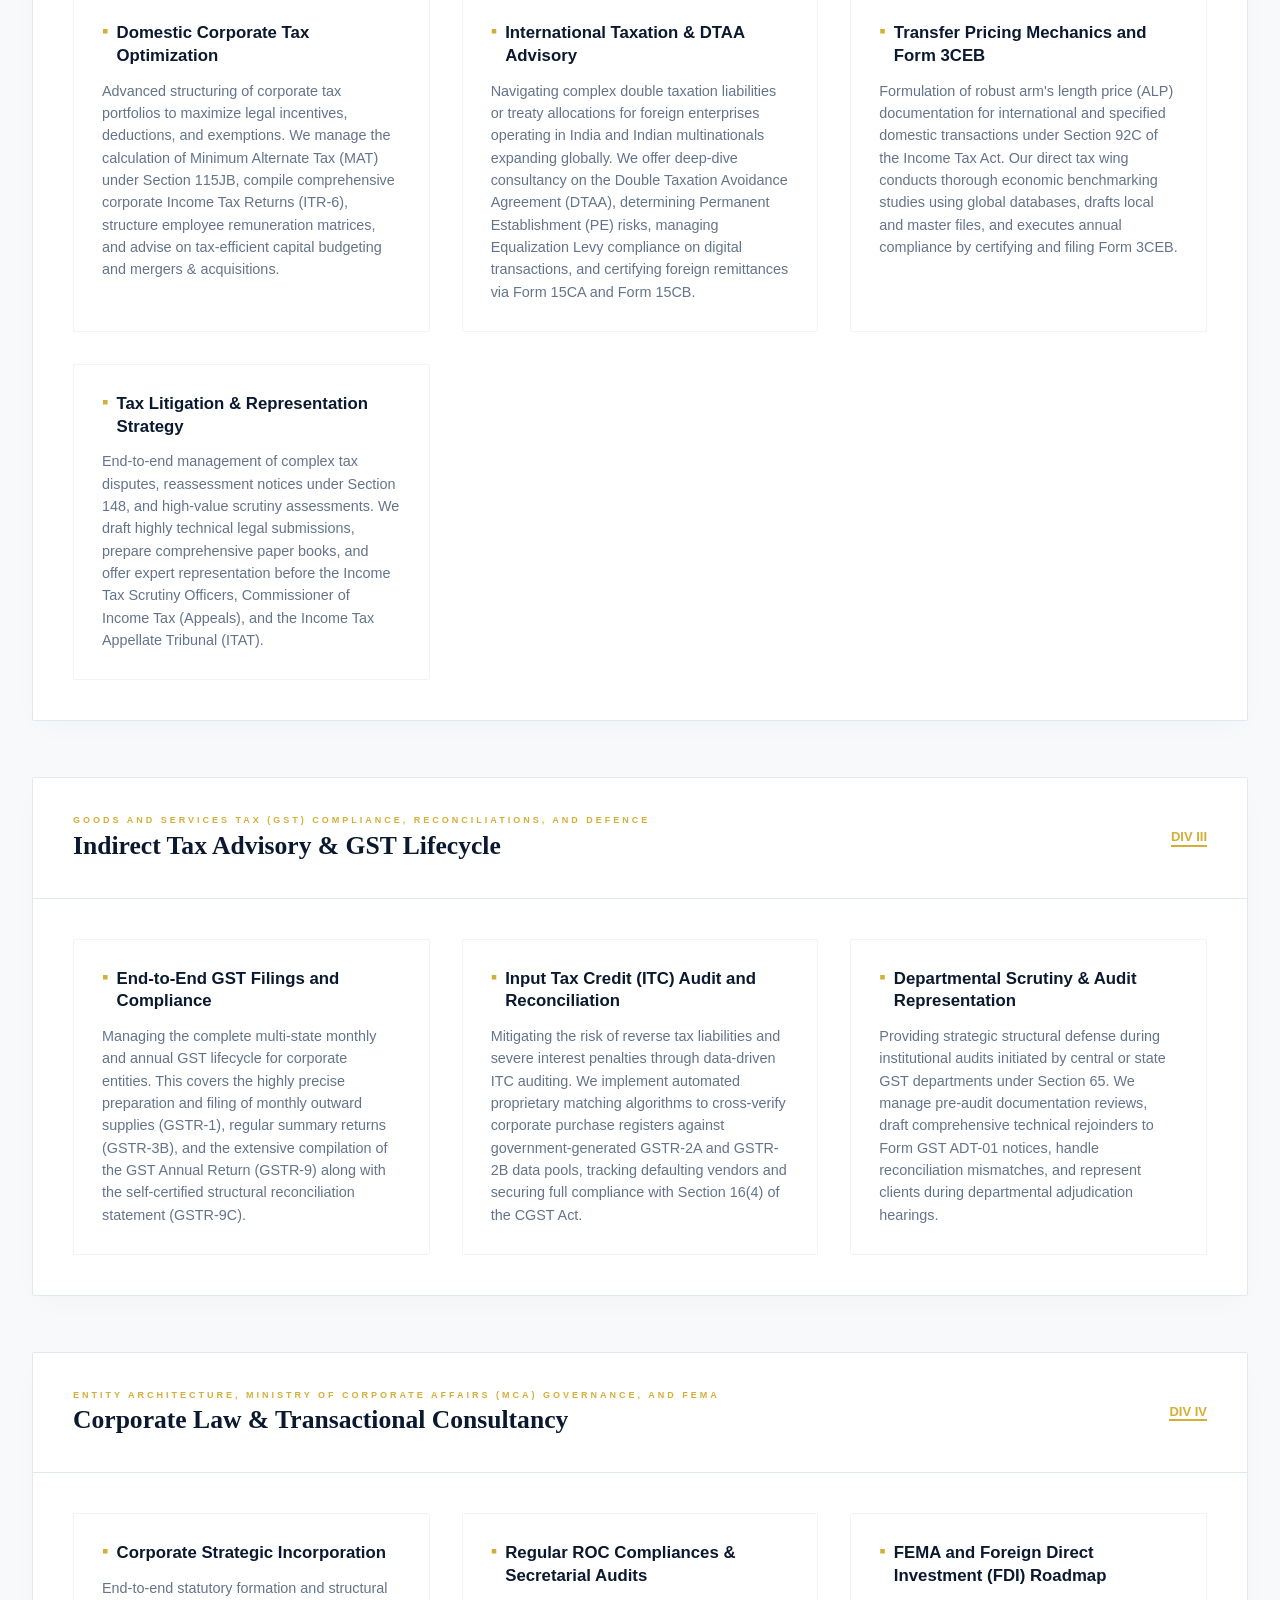
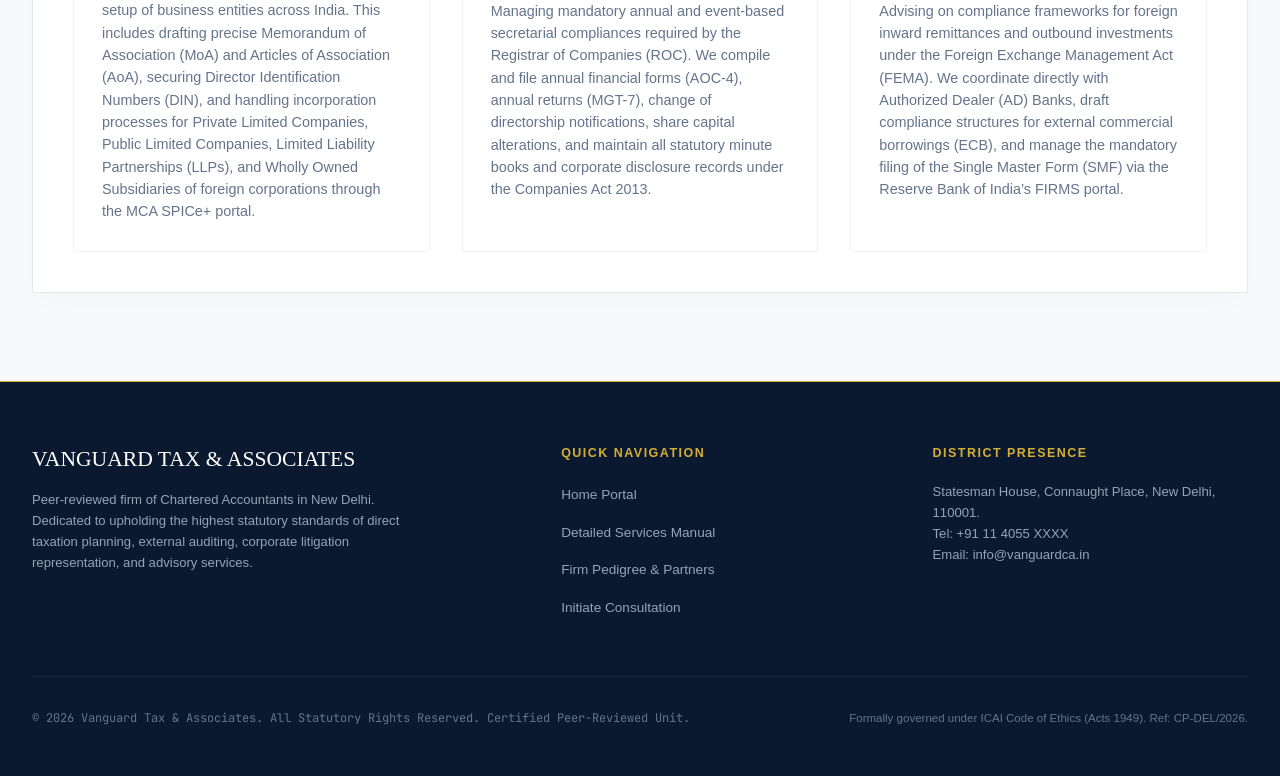
<file: services.html>
<!doctype html>
<html lang="en">
  <head>
    <meta charset="UTF-8" />
    <meta name="viewport" content="width=device-width, initial-scale=1.0" />
    <title>Detailed Services Manual | Vanguard Tax & Associates</title>
    <!-- Premium Google Typography Integration -->
    <link rel="preconnect" href="https://fonts.googleapis.com" />
    <link rel="preconnect" href="https://fonts.gstatic.com" crossorigin />
    <link href="https://fonts.googleapis.com/css2?family=Inter:wght@400;500;600;700&family=Playfair+Display:ital,wght@0,500;0,600;0,700;1,400&family=JetBrains+Mono:wght@400;500;600&display=swap" rel="stylesheet" />
    <link rel="icon" type="image/png" href="./assets/vanguard_logo.png" />
    <link rel="stylesheet" href="./style.css" />
  </head>
  <body>

    <!-- Statutory Regulatory Top Banner -->
    <div class="statutory-header-banner" id="bannerTop">
      <div class="container">
        <span class="tracker-pulse"></span>
        <span class="text-mono">ICAI Regulatory Compliance Portal • Peer Reviewed Chartered Accountant Firm</span>
      </div>
    </div>

    <!-- Sticky Navigation & Premium Brand Header -->
    <header id="siteHeader">
      <div class="container header-container">
        <!-- Logo Emblem & Text -->
        <a href="/" class="logo-block" id="logoLink">
          <img src="./assets/vanguard_logo.png" alt="Vanguard Logo" class="logo-graphic-img" id="logoGraphic" referrerPolicy="no-referrer">
          <div class="logo-text">
            <span class="logo-title">VANGUARD</span>
            <span class="logo-subtitle">TAX & ASSOCIATES</span>
          </div>
        </a>

        <!-- Mobile Navigation Hamburger -->
        <button class="menu-toggle" id="menuBtn" aria-label="Toggle Navigation Menu">
          <span></span>
          <span></span>
          <span></span>
        </button>

        <!-- Desktop Navigation Menu -->
        <nav id="navMenu">
          <a href="./index" class="nav-link" id="navLinkHome">Home</a>
          <a href="./services" class="nav-link active-nav" id="navLinkServices">Services</a>
          <a href="./about" class="nav-link" id="navLinkAbout">About the Firm</a>
          <a href="./contact" class="nav-link" id="navLinkContact">Contact Us</a>
        </nav>
      </div>
    </header>

    <!-- Main Workspace Area -->
    <main id="mainWorkspace">

      <!-- ============================================== -->
      <!-- PAGE 2: SERVICES MANUAL VIEW                  -->
      <!-- ============================================== -->
      <section id="services" class="page-section">
        <div class="container">
          <!-- Section Heading -->
          <div class="section-head-card" id="servicesHeader">
            <span class="section-tag">DETAILED SERVICES MANUAL</span>
            <h1 class="section-head-title">Exhaustive Advisory Portfolio</h1>
            <p class="section-head-desc">
              Providing rigorous, peer-reviewed statutory compliance and planning services. We combine deep structural legal 
              expertise with real-world financial administration in direct, indirect, and corporate statutes.
            </p>
          </div>

          <!-- Services Multi-Section Grid -->
          <div class="services-grid" id="servicesGrid">
            
            <!-- SECTION 1: CORPORATE AUDIT & ASSURANCE FRAMEWORK -->
            <div class="service-block" id="serviceSection1">
              <div class="service-block-header">
                <div>
                  <span class="logo-subtitle" style="display: block; margin-bottom: 2px;">Statutory Mandates, Risk Mitigation, and Financial Integrity</span>
                  <h2 class="service-block-title">Corporate Audit & Assurance Framework</h2>
                </div>
                <div class="service-block-num">DIV I</div>
              </div>
              <div class="service-items-grid">
                <!-- Audit item 1 -->
                <div class="service-card" id="cardAudit1">
                  <h3 class="service-card-title"><span class="bullet">▪</span> Statutory Financial Audits</h3>
                  <p class="service-card-text">
                    Comprehensive and independent examination of corporate financial statements to verify true and fair view presentation. This includes rigorous testing of internal financial controls over reporting (IFCoR), ensuring absolute alignment with the Companies Act 2013, Indian Accounting Standards (Ind AS), and Revised Schedule III. Our process evaluates asset impairment, depreciation models, revenue recognition policies, and transactional accuracy to deliver institutional-grade audit reports for shareholders and banking consortiums.
                  </p>
                </div>
                <!-- Audit item 2 -->
                <div class="service-card" id="cardAudit2">
                  <h3 class="service-card-title"><span class="bullet">▪</span> Tax Audits Under Section 44AB</h3>
                  <p class="service-card-text">
                    Thorough audit of financial accounts mandated under Section 44AB of the Income Tax Act 1961. We specialize in evaluating tax depreciation claims, verifying compliance with TDS/TCS deduction regulations, validating international transactions, and reporting disallowances under Section 40(a) and Section 43B. The final output involves compiling and certifying Form 3CB and Form 3CD to ensure error-free online filing with the Income Tax Department.
                  </p>
                </div>
                <!-- Audit item 3 -->
                <div class="service-card" id="cardAudit3">
                  <h3 class="service-card-title"><span class="bullet">▪</span> Internal, Management & Risk Audits</h3>
                  <p class="service-card-text">
                    Strategic evaluation of an enterprise's operational efficiency, internal governance structures, and internal control systems. We design custom risk assessment frameworks to identify operational leakages, supply chain vulnerabilities, and data security gaps. This service acts as a proactive defense mechanism for management to streamline corporate processes and prevent financial irregularities.
                  </p>
                </div>
                <!-- Audit item 4 -->
                <div class="service-card" id="cardAudit4">
                  <h3 class="service-card-title"><span class="bullet">▪</span> Concurrent and System Audits for Financial Institutions</h3>
                  <p class="service-card-text">
                    Specialized real-time transaction verification and data integrity audits for commercial banks, non-banking financial companies (NBFCs), and institutional funds. Led by certified Information Systems Auditors (DISA), we verify large-value credit disbursements, foreign exchange remittances, non-performing asset (NPA) classification accuracy, and compliance with Reserve Bank of India (RBI) prudential norms.
                  </p>
                </div>
              </div>
            </div>

            <!-- SECTION 2: DIRECT TAXATION & CROSS-BORDER APPARATUS -->
            <div class="service-block" id="serviceSection2">
              <div class="service-block-header">
                <div>
                  <span class="logo-subtitle" style="display: block; margin-bottom: 2px;">Strategic Fiscal Planning, Transfer Pricing, and Dispute Resolution</span>
                  <h2 class="service-block-title">Direct Taxation & Cross-Border Apparatus</h2>
                </div>
                <div class="service-block-num">DIV II</div>
              </div>
              <div class="service-items-grid">
                <!-- Tax item 1 -->
                <div class="service-card" id="cardTax1">
                  <h3 class="service-card-title"><span class="bullet">▪</span> Domestic Corporate Tax Optimization</h3>
                  <p class="service-card-text">
                    Advanced structuring of corporate tax portfolios to maximize legal incentives, deductions, and exemptions. We manage the calculation of Minimum Alternate Tax (MAT) under Section 115JB, compile comprehensive corporate Income Tax Returns (ITR-6), structure employee remuneration matrices, and advise on tax-efficient capital budgeting and mergers & acquisitions.
                  </p>
                </div>
                <!-- Tax item 2 -->
                <div class="service-card" id="cardTax2">
                  <h3 class="service-card-title"><span class="bullet">▪</span> International Taxation & DTAA Advisory</h3>
                  <p class="service-card-text">
                    Navigating complex double taxation liabilities or treaty allocations for foreign enterprises operating in India and Indian multinationals expanding globally. We offer deep-dive consultancy on the Double Taxation Avoidance Agreement (DTAA), determining Permanent Establishment (PE) risks, managing Equalization Levy compliance on digital transactions, and certifying foreign remittances via Form 15CA and Form 15CB.
                  </p>
                </div>
                <!-- Tax item 3 -->
                <div class="service-card" id="cardTax3">
                  <h3 class="service-card-title"><span class="bullet">▪</span> Transfer Pricing Mechanics and Form 3CEB</h3>
                  <p class="service-card-text">
                    Formulation of robust arm's length price (ALP) documentation for international and specified domestic transactions under Section 92C of the Income Tax Act. Our direct tax wing conducts thorough economic benchmarking studies using global databases, drafts local and master files, and executes annual compliance by certifying and filing Form 3CEB.
                  </p>
                </div>
                <!-- Tax item 4 -->
                <div class="service-card" id="cardTax4">
                  <h3 class="service-card-title"><span class="bullet">▪</span> Tax Litigation & Representation Strategy</h3>
                  <p class="service-card-text">
                    End-to-end management of complex tax disputes, reassessment notices under Section 148, and high-value scrutiny assessments. We draft highly technical legal submissions, prepare comprehensive paper books, and offer expert representation before the Income Tax Scrutiny Officers, Commissioner of Income Tax (Appeals), and the Income Tax Appellate Tribunal (ITAT).
                  </p>
                </div>
              </div>
            </div>

            <!-- SECTION 3: INDIRECT TAX ADVISORY & GST LIFECYCLE -->
            <div class="service-block" id="serviceSection3">
              <div class="service-block-header">
                <div>
                  <span class="logo-subtitle" style="display: block; margin-bottom: 2px;">Goods and Services Tax (GST) Compliance, Reconciliations, and Defence</span>
                  <h2 class="service-block-title">Indirect Tax Advisory & GST Lifecycle</h2>
                </div>
                <div class="service-block-num">DIV III</div>
              </div>
              <div class="service-items-grid">
                <!-- GST item 1 -->
                <div class="service-card" id="cardGst1">
                  <h3 class="service-card-title"><span class="bullet">▪</span> End-to-End GST Filings and Compliance</h3>
                  <p class="service-card-text">
                    Managing the complete multi-state monthly and annual GST lifecycle for corporate entities. This covers the highly precise preparation and filing of monthly outward supplies (GSTR-1), regular summary returns (GSTR-3B), and the extensive compilation of the GST Annual Return (GSTR-9) along with the self-certified structural reconciliation statement (GSTR-9C).
                  </p>
                </div>
                <!-- GST item 2 -->
                <div class="service-card" id="cardGst2">
                  <h3 class="service-card-title"><span class="bullet">▪</span> Input Tax Credit (ITC) Audit and Reconciliation</h3>
                  <p class="service-card-text">
                    Mitigating the risk of reverse tax liabilities and severe interest penalties through data-driven ITC auditing. We implement automated proprietary matching algorithms to cross-verify corporate purchase registers against government-generated GSTR-2A and GSTR-2B data pools, tracking defaulting vendors and securing full compliance with Section 16(4) of the CGST Act.
                  </p>
                </div>
                <!-- GST item 3 -->
                <div class="service-card" id="cardGst3">
                  <h3 class="service-card-title"><span class="bullet">▪</span> Departmental Scrutiny & Audit Representation</h3>
                  <p class="service-card-text">
                    Providing strategic structural defense during institutional audits initiated by central or state GST departments under Section 65. We manage pre-audit documentation reviews, draft comprehensive technical rejoinders to Form GST ADT-01 notices, handle reconciliation mismatches, and represent clients during departmental adjudication hearings.
                  </p>
                </div>
              </div>
            </div>

            <!-- SECTION 4: CORPORATE LAW & TRANSACTIONAL CONSULTANCY -->
            <div class="service-block" id="serviceSection4">
              <div class="service-block-header">
                <div>
                  <span class="logo-subtitle" style="display: block; margin-bottom: 2px;">Entity Architecture, Ministry of Corporate Affairs (MCA) Governance, and FEMA</span>
                  <h2 class="service-block-title">Corporate Law & Transactional Consultancy</h2>
                </div>
                <div class="service-block-num">DIV IV</div>
              </div>
              <div class="service-items-grid">
                <!-- Corp item 1 -->
                <div class="service-card" id="cardCorp1">
                  <h3 class="service-card-title"><span class="bullet">▪</span> Corporate Strategic Incorporation</h3>
                  <p class="service-card-text">
                    End-to-end statutory formation and structural setup of business entities across India. This includes drafting precise Memorandum of Association (MoA) and Articles of Association (AoA), securing Director Identification Numbers (DIN), and handling incorporation processes for Private Limited Companies, Public Limited Companies, Limited Liability Partnerships (LLPs), and Wholly Owned Subsidiaries of foreign corporations through the MCA SPICe+ portal.
                  </p>
                </div>
                <!-- Corp item 2 -->
                <div class="service-card" id="cardCorp2">
                  <h3 class="service-card-title"><span class="bullet">▪</span> Regular ROC Compliances & Secretarial Audits</h3>
                  <p class="service-card-text">
                    Managing mandatory annual and event-based secretarial compliances required by the Registrar of Companies (ROC). We compile and file annual financial forms (AOC-4), annual returns (MGT-7), change of directorship notifications, share capital alterations, and maintain all statutory minute books and corporate disclosure records under the Companies Act 2013.
                  </p>
                </div>
                <!-- Corp item 3 -->
                <div class="service-card" id="cardCorp3">
                  <h3 class="service-card-title"><span class="bullet">▪</span> FEMA and Foreign Direct Investment (FDI) Roadmap</h3>
                  <p class="service-card-text">
                    Advising on compliance frameworks for foreign inward remittances and outbound investments under the Foreign Exchange Management Act (FEMA). We coordinate directly with Authorized Dealer (AD) Banks, draft compliance structures for external commercial borrowings (ECB), and manage the mandatory filing of the Single Master Form (SMF) via the Reserve Bank of India’s FIRMS portal.
                  </p>
                </div>
              </div>
            </div>

          </div>
        </div>
      </section>

    </main>

    <!-- ============================================== -->
    <!-- PRESTIGIOUS FOOTER SYSTEM                      -->
    <!-- ============================================== -->
    <footer id="siteFooter">
      <div class="container">
        <div class="footer-grid">
          <!-- Foot Column 1: Brand Info -->
          <div class="footer-brand" id="footBrand">
            <h3>VANGUARD TAX & ASSOCIATES</h3>
            <p style="margin-top: 1rem; max-width: 400px;">
              Peer-reviewed firm of Chartered Accountants in New Delhi. Dedicated to upholding the highest statutory standards 
              of direct taxation planning, external auditing, corporate litigation representation, and advisory services.
            </p>
          </div>

          <!-- Foot Column 2: Navigation Links -->
          <div class="footer-column" id="footLinks">
            <h4>Quick Navigation</h4>
            <ul class="footer-links">
              <li><a href="/" class="footer-link">Home Portal</a></li>
              <li><a href="./services" class="footer-link">Detailed Services Manual</a></li>
              <li><a href="./about" class="footer-link">Firm Pedigree & Partners</a></li>
              <li><a href="./contact" class="footer-link">Initiate Consultation</a></li>
            </ul>
          </div>

          <!-- Foot Column 3: Regional Hub info -->
          <div class="footer-column" id="footPresence">
            <h4>District Presence</h4>
            <p style="font-size: 0.82rem; line-height: 1.6; color: #94a3b8;">
              Statesman House, Connaught Place, New Delhi, 110001.<br />
              Tel: +91 11 4055 XXXX <br />
              Email: info@vanguardca.in
            </p>
          </div>
        </div>

        <div class="footer-bottom">
          <div class="footer-copyright" id="footCopyright">
            &copy; 2026 Vanguard Tax & Associates. All Statutory Rights Reserved. Certified Peer-Reviewed Unit.
          </div>
          <div class="footer-icai" id="footDisclaimerNotice">
            Formally governed under ICAI Code of Ethics (Acts 1949). Ref: CP-DEL/2026.
          </div>
        </div>
      </div>
    </footer>

    <!-- Vanilla Script Execution Link -->
    <script type="module" src="./script.js"></script>
  </body>
</html>
</file>
<file: style.css>
/* 
 * VANGUARD TAX & ASSOCIATES - PREMIUM CORPORATE STYLE SHEET
 * Custom bespoke CSS for a premium, authoritative Chartered Accountant firm.
 * Responsive layout scales gracefully from mobile to desktop wide monitors.
 */

:root {
  /* Premium Corporate Color Palette - Institutional Prestige Theme */
  --color-primary: #0a192f;       /* Rich Institutional Navy Blue */
  --color-secondary: #d4af37;     /* Regal Metallic Gold Accent */
  --color-accent-dark: #b8932c;   /* Secure Dark Gold Accent */
  --color-neutral-dark: #222222;   /* Charcoal Black for deep, readable corporate copy */
  --color-neutral-muted: #64748B;  /* Slate Blue/Gray for supporting metadata */
  --color-bg-base: #f8f9fa;        /* Ultra-Soft Corporate Gray */
  --color-bg-card: #ffffff;        /* Pure Crisp White Card Component Panels */
  --color-bg-alert: #fef9c3;       /* Soft alert highlight background */
  --color-border-subtle: #e2e8f0;  /* Strict thin-line border dividers */
  --color-border-gold: #d4af37;    /* Regal Metallic Gold borders */
  --font-serif: "Times New Roman", Garamond, Georgia, serif; /* Majestic Serif Headings */
  --font-sans: Arial, Helvetica, sans-serif;                 /* Clean Modern Body Font Stack */
  --font-mono: "JetBrains Mono", "Courier New", monospace;
  --max-width-desktop: 1280px;
  --header-height: 68px;
  --transition-smooth: all 0.22s cubic-bezier(0.4, 0, 0.2, 1);
}

/* Reset and Core Layout */
*, *::before, *::after {
  box-sizing: border-box;
  margin: 0;
  padding: 0;
}

html {
  scroll-behavior: smooth;
  font-family: var(--font-sans);
  color: var(--color-neutral-dark);
  background-color: var(--color-bg-base);
  line-height: 1.6;
}

body {
  min-height: 100vh;
  display: flex;
  flex-direction: column;
}

/* Typography Base styling */
h1, h2, h3, h4 {
  font-family: var(--font-serif);
  color: var(--color-primary);
  line-height: 1.25;
  font-weight: 500;
}

p {
  color: var(--color-neutral-dark);
  font-size: 0.98rem;
}

strong {
  font-weight: 600;
  color: var(--color-primary);
}

.text-mono {
  font-family: var(--font-mono);
  font-size: 0.9rem;
  letter-spacing: -0.01em;
}

.legal-code {
  font-family: var(--font-mono);
  background-color: rgba(197, 168, 128, 0.12);
  color: #78350f;
  padding: 2px 6px;
  border-radius: 4px;
  font-size: 0.85rem;
  font-weight: 500;
}

/* Global Container Utility */
.container {
  width: 100%;
  max-width: var(--max-width-desktop);
  margin-left: auto;
  margin-right: auto;
  padding-left: 2rem;
  padding-right: 2rem;
}

@media (max-width: 768px) {
  .container {
    padding-left: 1.25rem;
    padding-right: 1.25rem;
  }
}

/* Premium Sticky Header & Navigation */
header {
  position: sticky;
  top: 0;
  width: 100%;
  background-color: var(--color-bg-card);
  backdrop-filter: blur(12px);
  border-bottom: 1px solid var(--color-border-subtle);
  z-index: 100;
  height: var(--header-height);
  transition: var(--transition-smooth);
}

.header-container {
  display: flex;
  align-items: center;
  justify-content: space-between;
  height: 100%;
}

.logo-block {
  display: flex;
  align-items: center;
  gap: 0.75rem;
  text-decoration: none;
}

.logo-graphic {
  width: 44px;
  height: 44px;
  background-color: var(--color-primary);
  border: 1px solid var(--color-secondary);
  display: flex;
  align-items: center;
  justify-content: center;
  font-family: var(--font-sans);
  color: #FFFFFF;
  font-size: 1.3em;
  font-weight: 800;
  letter-spacing: -0.05em;
  border-radius: 2px;
}

.logo-graphic-img {
  width: 44px;
  height: 44px;
  border-radius: 50%;
  object-fit: cover;
  border: 1.5px solid var(--color-secondary);
  display: block;
  box-shadow: 0 2px 6px rgba(0, 0, 0, 0.15);
}

.logo-text {
  display: flex;
  flex-direction: column;
}

.logo-title {
  font-family: var(--font-sans);
  font-size: 1.25rem;
  font-weight: 800;
  letter-spacing: 1px;
  color: var(--color-primary);
  text-transform: uppercase;
}

.logo-subtitle {
  font-size: 9px;
  text-transform: uppercase;
  letter-spacing: 3px;
  color: var(--color-secondary);
  font-weight: 600;
  margin-top: -1px;
}

/* Navigation Links */
nav {
  display: flex;
  align-items: center;
  gap: 2.25rem;
}

.nav-link {
  font-family: var(--font-sans);
  font-size: 13px;
  font-weight: 500;
  text-transform: uppercase;
  letter-spacing: 1px;
  color: var(--color-neutral-muted);
  text-decoration: none;
  border-bottom: 2px solid transparent;
  padding: 6px 0;
  transition: var(--transition-smooth);
}

.nav-link:hover {
  color: var(--color-primary);
}

.nav-link.active-nav {
  color: var(--color-primary);
  border-bottom: 2px solid var(--color-secondary);
  font-weight: 600;
}

/* Mobile Navigation Hamburger Menu */
.menu-toggle {
  display: none;
  background: none;
  border: none;
  cursor: pointer;
  padding: 6px;
  flex-direction: column;
  gap: 6px;
}

.menu-toggle span {
  display: block;
  width: 24px;
  height: 2px;
  background-color: var(--color-primary);
  transition: var(--transition-smooth);
}

/* Mobile Dropdown Styling */
@media (max-width: 900px) {
  .menu-toggle {
    display: flex;
  }

  nav {
    display: none; /* Controlled via JS toggles */
    position: absolute;
    top: var(--header-height);
    left: 0;
    width: 100%;
    flex-direction: column;
    background-color: var(--color-bg-card);
    padding: 2rem;
    gap: 1.5rem;
    box-shadow: 0 10px 15px -3px rgba(0, 0, 0, 0.05);
    border-bottom: 1px solid var(--color-border-subtle);
  }

  nav.mobile-active {
    display: flex;
  }
}

/* Main Content Views */
main {
  flex: 1;
}

.page-section {
  display: block; /* Displayed by default in multi-file architecture */
  padding-top: 3.5rem;
  padding-bottom: 5.5rem;
}

@keyframes fadeIn {
  from {
    opacity: 0;
    transform: translateY(8px);
  }
  to {
    opacity: 1;
    transform: translateY(0);
  }
}

/* Static top banner (Real compliance framework detail) */
.statutory-header-banner {
  background-color: var(--color-primary);
  color: #fff;
  font-size: 0.72rem;
  text-transform: uppercase;
  letter-spacing: 0.1em;
  padding: 8px 0;
  text-align: center;
  border-bottom: 1px solid var(--color-secondary);
}

.statutory-header-banner .container {
  display: flex;
  justify-content: center;
  align-items: center;
  gap: 0.5rem;
}

/* --- PAGE 1: HOME PAGE DESIGN --- */

.hero-layout {
  display: grid;
  grid-template-columns: 1.1fr 0.9fr;
  gap: 4rem;
  align-items: center;
  padding-top: 2rem;
}

@media (max-width: 900px) {
  .hero-layout {
    grid-template-columns: 1fr;
    gap: 2.5rem;
  }
}

.hero-editorial {
  border-left: 2px solid var(--color-secondary);
  padding-left: 2rem;
}

@media (max-width: 600px) {
  .hero-editorial {
    padding-left: 1.25rem;
  }
}

.hero-label {
  font-family: var(--font-mono);
  font-size: 0.8rem;
  text-transform: uppercase;
  letter-spacing: 0.15em;
  color: var(--color-secondary);
  font-weight: 500;
  margin-bottom: 0.75rem;
  display: block;
}

.hero-title {
  font-size: 2.5rem;
  line-height: 1.15;
  letter-spacing: -0.02em;
  margin-bottom: 1.5rem;
}

@media (max-width: 768px) {
  .hero-title {
    font-size: 2.5rem;
  }
}

.hero-body {
  font-size: 1.05rem;
  color: #334155;
  margin-bottom: 2rem;
  line-height: 1.7;
}

.cta-group {
  display: flex;
  gap: 1rem;
  flex-wrap: wrap;
}

.btn {
  display: inline-flex;
  align-items: center;
  justify-content: center;
  padding: 0.85rem 1.75rem;
  font-size: 0.85rem;
  font-weight: 600;
  text-transform: uppercase;
  letter-spacing: 0.08em;
  border-radius: 2px;
  cursor: pointer;
  text-decoration: none;
  transition: var(--transition-smooth);
  font-family: var(--font-sans);
}

.btn-primary {
  background-color: var(--color-primary);
  color: #ffffff;
  border: 1px solid var(--color-primary);
}

.btn-primary:hover {
  background-color: var(--color-secondary);
  color: #ffffff;
  border-color: var(--color-secondary);
}

.btn-secondary {
  background-color: transparent;
  color: var(--color-primary);
  border: 1px solid var(--color-primary);
}

.btn-secondary:hover {
  background-color: rgba(15, 23, 42, 0.04);
}

/* Home Section Layout */
.home-row {
  margin-top: 5rem;
  display: grid;
  grid-template-columns: 1fr 1fr;
  gap: 3.5rem;
  border-top: 1px solid var(--color-border-subtle);
  padding-top: 4rem;
}

@media (max-width: 900px) {
  .home-row {
    grid-template-columns: 1fr;
    gap: 3rem;
  }
}

.section-tag {
  font-family: var(--font-mono);
  font-size: 0.75rem;
  text-transform: uppercase;
  letter-spacing: 0.12em;
  color: var(--color-secondary);
  display: block;
  margin-bottom: 1rem;
  font-weight: 600;
}

.sculpted-heading {
  font-size: 1.85rem;
  margin-bottom: 1.5rem;
}

/* Clean Core Values Stack */
.values-container {
  display: flex;
  flex-direction: column;
  gap: 1.75rem;
}

.value-item {
  display: flex;
  gap: 1.25rem;
}

.value-marker {
  font-family: var(--font-serif);
  font-size: 1.4rem;
  color: var(--color-secondary);
  font-weight: bold;
  line-height: 1;
}

.value-content h4 {
  font-family: var(--font-sans);
  font-weight: 600;
  font-size: 1.05rem;
  margin-bottom: 0.35rem;
}

.value-content p {
  font-size: 0.92rem;
  color: var(--color-neutral-muted);
}

/* Interactive Notification Tracker Hub */
.tracker-card {
  background-color: var(--color-bg-card);
  border: 1px solid var(--color-border-subtle);
  border-left: 3px solid var(--color-primary);
  border-radius: 2px;
  overflow: hidden;
  box-shadow: 0 4px 15px -3px rgba(15, 23, 42, 0.03);
}

.tracker-header {
  padding: 1.25rem 1.5rem;
  background-color: rgba(15, 23, 42, 0.015);
  border-bottom: 1px solid var(--color-border-subtle);
  display: flex;
  justify-content: space-between;
  align-items: center;
}

.tracker-title {
  font-family: var(--font-sans);
  font-weight: 600;
  text-transform: uppercase;
  font-size: 0.8rem;
  letter-spacing: 0.08em;
  color: var(--color-primary);
  display: flex;
  align-items: center;
  gap: 0.5rem;
}

.tracker-pulse {
  width: 8px;
  height: 8px;
  background-color: #22c55e;
  border-radius: 50%;
  box-shadow: 0 0 0 4px rgba(34, 197, 94, 0.2);
  display: inline-block;
  animation: pulse-animate 2s infinite;
}

@keyframes pulse-animate {
  0% {
    box-shadow: 0 0 0 0px rgba(34, 197, 94, 0.4);
  }
  70% {
    box-shadow: 0 0 0 6px rgba(34, 197, 94, 0);
  }
  100% {
    box-shadow: 0 0 0 0px rgba(34, 197, 94, 0);
  }
}

.tracker-list {
  display: flex;
  flex-direction: column;
}

.tracker-item {
  padding: 1.5rem;
  border-bottom: 1px solid var(--color-border-subtle);
  transition: var(--transition-smooth);
}

.tracker-item:last-child {
  border-bottom: none;
}

.tracker-item:hover {
  background-color: #fbfbfa;
}

.badge-row {
  display: flex;
  justify-content: space-between;
  align-items: center;
  margin-bottom: 0.5rem;
}

.tracker-category {
  font-family: var(--font-mono);
  font-size: 0.68rem;
  text-transform: uppercase;
  font-weight: 600;
  letter-spacing: 0.05em;
  color: var(--color-secondary);
}

.tracker-date {
  font-family: var(--font-mono);
  font-size: 0.68rem;
  color: var(--color-neutral-muted);
}

.tracker-text {
  font-size: 0.95rem;
  color: var(--color-neutral-dark);
  line-height: 1.5;
}


/* --- PAGE 2: SERVICES PAGE DESIGN --- */

.section-head-card {
  border-bottom: 1px solid var(--color-border-subtle);
  padding-bottom: 2.5rem;
  margin-bottom: 4rem;
}

.section-head-title {
  font-size: 2.5rem;
  margin-top: 0.25rem;
  margin-bottom: 0.75rem;
}

.section-head-desc {
  font-size: 1.05rem;
  color: var(--color-neutral-muted);
  max-width: 800px;
}

.services-grid {
  display: grid;
  grid-template-columns: 1fr;
  gap: 3.5rem;
}

.service-block {
  background-color: var(--color-bg-card);
  border: 1px solid var(--color-border-subtle);
  border-radius: 2px;
  overflow: hidden;
  box-shadow: 0 10px 30px -10px rgba(15, 23, 42, 0.04);
}

.service-block-header {
  padding: 2.25rem 2.5rem;
  background-color: #ffffff;
  border-bottom: 1px solid var(--color-border-subtle);
  display: flex;
  justify-content: space-between;
  align-items: center;
}

@media (max-width: 600px) {
  .service-block-header {
    padding: 1.5rem;
    flex-direction: column;
    align-items: flex-start;
    gap: 0.75rem;
  }
}

.service-block-num {
  font-family: var(--font-sans);
  font-size: 13px;
  font-weight: 700;
  color: var(--color-secondary);
  border-bottom: 2px solid var(--color-secondary);
  line-height: 1.2;
}

.service-block-title {
  font-size: 1.6rem;
  font-weight: 700;
  color: var(--color-primary);
}

.service-items-grid {
  display: grid;
  grid-template-columns: repeat(auto-fit, minmax(280px, 1fr));
  gap: 2rem;
  padding: 2.5rem;
}

@media (max-width: 600px) {
  .service-items-grid {
    padding: 1.5rem;
    grid-template-columns: 1fr;
  }
}

.service-card {
  background-color: var(--color-bg-card);
  border: 1px solid rgba(15, 23, 42, 0.05);
  padding: 1.75rem;
  border-radius: 2px;
  transition: var(--transition-smooth);
}

.service-card:hover {
  border-color: var(--color-secondary);
  transform: translateY(-2px);
  box-shadow: 0 4px 12px rgba(163, 142, 109, 0.08);
}

.service-card-title {
  font-family: var(--font-sans);
  font-weight: 600;
  font-size: 1.05rem;
  color: var(--color-primary);
  margin-bottom: 0.75rem;
  display: flex;
  align-items: flex-start;
  gap: 0.5rem;
  line-height: 1.35;
}

.service-card-title .bullet {
  color: var(--color-secondary);
  font-size: 1.15rem;
  line-height: 1;
}

.service-card-text {
  font-size: 0.9rem;
  color: var(--color-neutral-muted);
  line-height: 1.55;
}


/* --- PAGE 3: ABOUT PAGE DESIGN --- */

.about-split {
  display: grid;
  grid-template-columns: 1.1fr 0.9fr;
  gap: 4.5rem;
  align-items: start;
}

@media (max-width: 900px) {
  .about-split {
    grid-template-columns: 1fr;
    gap: 3rem;
  }
}

.about-history-box {
  padding-right: 1.5rem;
}

.about-paragraph {
  font-size: 1.05rem;
  line-height: 1.75;
  color: #334155;
  margin-bottom: 1.5rem;
}

.profile-card {
  background-color: var(--color-bg-card);
  border: 1px solid var(--color-border-gold);
  border-radius: 2px;
  overflow: hidden;
  box-shadow: 0 12px 35px -12px rgba(163, 142, 109, 0.12);
}

.profile-header {
  padding: 2.25rem 2.25rem 1.5rem 2.25rem;
  border-bottom: 1px solid var(--color-border-subtle);
  border-left: 5px solid var(--color-secondary);
  display: flex;
  flex-direction: column;
}

.profile-name {
  font-size: 1.75rem;
}

.profile-title {
  font-family: var(--font-mono);
  font-size: 0.75rem;
  text-transform: uppercase;
  color: var(--color-secondary);
  letter-spacing: 0.1em;
  font-weight: 600;
  margin-top: 0.25rem;
}

.profile-body {
  padding: 2.25rem;
}

.partner-profile-layout {
  display: block; /* Allows sequential paragraphs to flow around the floated image */
}

.partner-profile-img {
  float: left;
  margin-right: 2.25rem;
  margin-bottom: 1.25rem;
  width: 100%;
  max-width: 220px;
  height: auto;
  aspect-ratio: 4 / 4.5;
  object-fit: cover;
  border: 1px solid var(--color-secondary);
  padding: 0.35rem;
  background-color: #ffffff;
  border-radius: 2px;
  box-shadow: 0 4px 15px rgba(0, 0, 0, 0.05);
}

@media (max-width: 768px) {
  .partner-profile-img {
    float: none;
    margin: 0 auto 1.5rem auto;
    display: block;
    max-width: 200px;
  }
}

.profile-text {
  font-size: 0.95rem;
  line-height: 1.65;
  color: var(--color-neutral-dark);
}

.legal-disclaimer-box {
  margin-top: 5rem;
  border: 1px solid var(--color-border-subtle);
  border-top: 3px solid var(--color-secondary);
  background-color: #ffffff;
  padding: 2.25rem;
  border-radius: 2px;
}

.disclaimer-title {
  font-family: var(--font-sans);
  font-weight: 600;
  text-transform: uppercase;
  font-size: 0.8rem;
  letter-spacing: 0.12em;
  color: var(--color-primary);
  margin-bottom: 1rem;
}

.disclaimer-text {
  font-size: 0.85rem;
  color: #64748b;
  line-height: 1.7;
}


/* --- PAGE 4: CONTACT PAGE DESIGN --- */

.contact-layout {
  display: grid;
  grid-template-columns: 0.9fr 1.1fr;
  gap: 4rem;
  align-items: start;
}

@media (max-width: 900px) {
  .contact-layout {
    grid-template-columns: 1fr;
    gap: 3rem;
  }
}

.contact-info-block {
  display: flex;
  flex-direction: column;
  gap: 2.5rem;
}

.contact-box {
  background-color: var(--color-bg-card);
  border: 1px solid var(--color-border-subtle);
  padding: 2rem;
  border-radius: 2px;
}

.contact-box-title {
  font-family: var(--font-sans);
  font-weight: 600;
  font-size: 0.85rem;
  text-transform: uppercase;
  letter-spacing: 0.1em;
  color: var(--color-secondary);
  margin-bottom: 1.25rem;
  border-bottom: 1px solid var(--color-border-subtle);
  padding-bottom: 0.5rem;
}

.contact-detail-row {
  display: flex;
  flex-direction: column;
  gap: 0.5rem;
}

.contact-number {
  font-family: var(--font-serif);
  font-size: 1.5rem;
  color: var(--color-primary);
  text-decoration: none;
}

.contact-email {
  font-family: var(--font-mono);
  font-size: 1rem;
  color: var(--color-primary);
  text-decoration: none;
  font-weight: 500;
  border-bottom: 1px dotted var(--color-secondary);
  align-self: flex-start;
}

.contact-hours {
  font-size: 0.9rem;
  color: var(--color-neutral-muted);
}

.address-text {
  font-size: 1rem;
  line-height: 1.6;
  color: #334155;
  margin-bottom: 1.5rem;
}

/* Consultation Form Styling */
.form-card {
  background-color: var(--color-bg-card);
  border: 1px solid var(--color-border-subtle);
  border-radius: 2px;
  grid-column: span 1;
  box-shadow: 0 15px 40px -15px rgba(15, 23, 42, 0.05);
  overflow: hidden;
}

.form-header {
  padding: 1.75rem 2.25rem;
  background-color: #ffffff;
  border-bottom: 1px solid var(--color-border-subtle);
}

.form-header-title {
  font-family: var(--font-serif);
  font-size: 1.35rem;
}

.form-body {
  padding: 2.25rem;
}

.form-grid {
  display: grid;
  grid-template-columns: 1fr 1fr;
  gap: 1.5rem;
}

@media (max-width: 600px) {
  .form-grid {
    grid-template-columns: 1fr;
    gap: 1.25rem;
  }
}

.form-group-full {
  grid-column: span 2;
}

@media (max-width: 600px) {
  .form-group-full {
    grid-column: span 1;
  }
}

.form-group {
  display: flex;
  flex-direction: column;
  gap: 0.5rem;
}

.form-label {
  font-size: 0.75rem;
  text-transform: uppercase;
  font-weight: 600;
  letter-spacing: 0.08em;
  color: var(--color-primary);
}

.form-input {
  font-family: var(--font-sans);
  background-color: var(--color-bg-base);
  border: 1px solid var(--color-border-subtle);
  border-radius: 2px;
  padding: 0.75rem 1rem;
  font-size: 0.92rem;
  color: var(--color-neutral-dark);
  transition: var(--transition-smooth);
  width: 100%;
  outline: none;
}

.form-input:focus {
  border-color: var(--color-secondary);
  background-color: #ffffff;
  box-shadow: 0 0 0 3px rgba(163, 142, 109, 0.15);
}

textarea.form-input {
  resize: vertical;
  min-height: 100px;
}

.field-optional {
  font-size: 0.65rem;
  text-transform: capitalize;
  font-weight: normal;
  color: var(--color-neutral-muted);
  letter-spacing: normal;
  margin-left: 0.25rem;
}

/* Success notification panel */
.submit-success-panel {
  display: none;
  background-color: #f0fdf4;
  border: 1px solid #bbf7d0;
  border-radius: 2px;
  padding: 1.5rem;
  margin-bottom: 2rem;
  color: #166534;
  animation: slideDown 0.3s ease-out forwards;
}

@keyframes slideDown {
  from {
    opacity: 0;
    transform: translateY(-10px);
  }
  to {
    opacity: 1;
    transform: translateY(0);
  }
}

.success-icon {
  font-weight: bold;
  font-size: 1.2rem;
  margin-right: 0.5rem;
  vertical-align: middle;
}


/* --- PRESTIGIOUS FOOTER --- */

footer {
  margin-top: auto;
  background-color: var(--color-primary);
  color: #94a3b8;
  border-top: 1px solid var(--color-secondary);
  padding: 4rem 0 3rem 0;
}

.footer-grid {
  display: grid;
  grid-template-columns: 1.5fr 1fr 1fr;
  gap: 3.5rem;
  margin-bottom: 3.5rem;
}

@media (max-width: 900px) {
  .footer-grid {
    grid-template-columns: 1fr;
    gap: 2.5rem;
  }
}

.footer-brand h3 {
  font-family: var(--font-serif);
  color: #ffffff;
  font-size: 1.35rem;
  margin-bottom: 0.5rem;
}

.footer-brand p {
  color: #94a3b8;
  font-size: 0.82rem;
  line-height: 1.6;
}

.footer-column h4 {
  font-family: var(--font-sans);
  font-weight: 600;
  text-transform: uppercase;
  font-size: 0.78rem;
  letter-spacing: 0.12em;
  color: var(--color-secondary);
  margin-bottom: 1.25rem;
}

.footer-links {
  list-style: none;
  display: flex;
  flex-direction: column;
  gap: 0.75rem;
}

.footer-link {
  color: #94a3b8;
  font-size: 0.85rem;
  text-decoration: none;
  transition: var(--transition-smooth);
}

.footer-link:hover {
  color: #ffffff;
}

.footer-bottom {
  border-top: 1px solid rgba(255, 255, 255, 0.05);
  padding-top: 2rem;
  display: flex;
  justify-content: space-between;
  align-items: center;
  flex-wrap: wrap;
  gap: 1.5rem;
}

.footer-copyright {
  font-size: 0.75rem;
  color: #64748b;
  font-family: var(--font-mono);
}

.footer-icai {
  font-size: 0.72rem;
  color: #64748b;
  font-family: var(--font-sans);
}

/* ========================================================== */
/* HOME PAGE EXPANSION: GEOMETRIC BALANCE STYLIING            */
/* ========================================================== */

/* FAQ Section */
.faq-wrapper {
  margin-top: 5rem;
  border-top: 1px solid var(--color-border-subtle);
  padding-top: 4rem;
}

.faq-grid {
  display: grid;
  grid-template-columns: 1fr 1fr;
  gap: 3rem;
  margin-top: 2rem;
}

@media (max-width: 900px) {
  .faq-grid {
    grid-template-columns: 1fr;
    gap: 2rem;
  }
}

.faq-card {
  background-color: var(--color-bg-card);
  border: 1px solid var(--color-border-subtle);
  padding: 1.5rem 2rem;
  border-radius: 2px;
  cursor: pointer;
  transition: var(--transition-smooth);
}

.faq-card:hover {
  border-color: var(--color-secondary);
}

.faq-question {
  font-family: var(--font-sans);
  font-size: 1.05rem;
  font-weight: 700;
  color: var(--color-primary);
  margin-bottom: 0;
  line-height: 1.4;
  display: flex;
  justify-content: space-between;
  align-items: center;
  gap: 1.5rem;
  user-select: none;
}

.faq-question::after {
  content: '＋';
  font-size: 0.9rem;
  font-weight: 400;
  color: var(--color-secondary);
  transition: transform 0.25s ease-in-out;
  flex-shrink: 0;
}

.faq-card.faq-active .faq-question::after {
  content: '－';
}

.faq-answer {
  font-size: 0.92rem;
  color: var(--color-neutral-muted);
  line-height: 1.6;
  max-height: 0;
  overflow: hidden;
  opacity: 0;
  transition: max-height 0.25s cubic-bezier(0.4, 0, 0.2, 1), opacity 0.2s ease-out, margin-top 0.25s ease;
  margin-top: 0;
}

.faq-card.faq-active .faq-answer {
  max-height: 250px;
  opacity: 1;
  margin-top: 1rem;
}

/* Industry Specialization Sectors */
.industry-wrapper {
  margin-top: 5rem;
  border-top: 1px solid var(--color-border-subtle);
  padding-top: 4rem;
}

.industry-desc {
  font-size: 1.05rem;
  color: var(--color-neutral-muted);
  max-width: 800px;
  margin-bottom: 2.5rem;
}

.industry-bento-grid {
  display: grid;
  grid-template-columns: repeat(auto-fit, minmax(260px, 1fr));
  gap: 1.5rem;
}

.industry-sector-box {
  background-color: var(--color-bg-card);
  border: 1px solid var(--color-border-subtle);
  padding: 2.25rem 2rem;
  border-radius: 2px;
  border-top: 3px solid var(--color-primary);
  transition: var(--transition-smooth);
}

.industry-sector-box:hover {
  border-top-color: var(--color-secondary);
  transform: translateY(-2px);
  box-shadow: 0 10px 25px -10px rgba(15, 23, 42, 0.04);
}

.sector-title {
  font-family: var(--font-sans);
  font-size: 1.15rem;
  font-weight: 700;
  color: var(--color-primary);
  margin-bottom: 0.75rem;
}

.sector-text {
  font-size: 0.9rem;
  color: var(--color-neutral-muted);
  line-height: 1.55;
}

/* Engagement Steps */
.engagement-wrapper {
  margin-top: 5rem;
  border-top: 1px solid var(--color-border-subtle);
  padding-top: 4rem;
}

.steps-timeline-grid {
  display: grid;
  grid-template-columns: repeat(4, 1fr);
  gap: 1.5rem;
  margin-top: 2.5rem;
  position: relative;
}

@media (max-width: 900px) {
  .steps-timeline-grid {
    grid-template-columns: 1fr;
    gap: 2rem;
  }
}

.step-box {
  background-color: var(--color-bg-card);
  border: 1px solid var(--color-border-subtle);
  padding: 2rem;
  border-radius: 2px;
  position: relative;
  transition: var(--transition-smooth);
}

.step-box:hover {
  border-color: var(--color-secondary);
}

.step-num {
  font-family: var(--font-mono);
  font-size: 0.75rem;
  font-weight: 700;
  color: var(--color-secondary);
  text-transform: uppercase;
  margin-bottom: 0.5rem;
  display: block;
  letter-spacing: 0.1em;
}

.step-heading {
  font-family: var(--font-sans);
  font-size: 1.05rem;
  font-weight: 700;
  color: var(--color-primary);
  margin-bottom: 0.75rem;
}

.step-desc {
  font-size: 0.88rem;
  color: var(--color-neutral-muted);
  line-height: 1.55;
}

/* Compliance Calendar Section */
.compliance-calendar-wrapper {
  margin-top: 5rem;
  border-top: 1px solid var(--color-border-subtle);
  padding-top: 4rem;
}

.calendar-disclaimer {
  font-size: 0.95rem;
  color: var(--color-neutral-muted);
  max-width: 800px;
  margin-bottom: 2.5rem;
}

.calendar-timeline-grid {
  display: grid;
  grid-template-columns: repeat(4, 1fr);
  gap: 1.5rem;
}

@media (max-width: 900px) {
  .calendar-timeline-grid {
    grid-template-columns: 1fr;
  }
}

.calendar-entry {
  background-color: var(--color-primary);
  color: #94a3b8;
  border: 1px solid rgba(255, 255, 255, 0.08);
  padding: 1.25rem 1.5rem;
  border-radius: 2px;
  transition: var(--transition-smooth);
}

.calendar-entry:hover {
  border-color: var(--color-secondary);
}

.calendar-header-day {
  font-family: var(--font-mono);
  font-size: 1.15rem;
  font-weight: 700;
  color: var(--color-secondary);
  border-bottom: 1px solid rgba(255, 255, 255, 0.08);
  padding-bottom: 0.35rem;
  margin-bottom: 0.75rem;
}

.calendar-detail-text {
  font-size: 0.82rem;
  line-height: 1.45;
}

.calendar-detail-text strong {
  color: #ffffff;
}

/* ========================================================== */
/* TAX CALCULATOR SECTION                                     */
/* ========================================================== */
.tax-calculator-wrapper {
  margin-top: 5rem;
  border-top: 1px solid var(--color-border-subtle);
  padding-top: 4rem;
}

.tax-calc-card {
  background-color: var(--color-bg-card);
  border: 1px solid var(--color-border-subtle);
  padding: 2.5rem;
  border-radius: 2px;
  box-shadow: 0 10px 30px -10px rgba(15, 23, 42, 0.04);
}

.tax-calc-grid {
  display: grid;
  grid-template-columns: 1fr 1fr;
  gap: 1.5rem;
}

@media (max-width: 768px) {
  .tax-calc-grid {
    grid-template-columns: 1fr;
    gap: 1.25rem;
  }
}

/* ========================================================== */
/* FOCUS MODE TARGETED OVERRIDES                              */
/* ========================================================== */

header#siteHeader:nth-of-type(1) {
  height: 68px; /* Smoothly reduced header height */
}

@media (max-width: 768px) {
  main#mainWorkspace:nth-of-type(1) > section#home:nth-of-type(1) > div:nth-of-type(1) > div:nth-of-type(1) > div#heroTextPanel:nth-of-type(1) > h1#mainHeadline:nth-of-type(1) {
    font-size: 1.85rem !important; /* Elegant, balanced smartphone reading scale */
  }
}

/* Compliance Calendar focused text overrides */
main#mainWorkspace:nth-of-type(1) > section#home:nth-of-type(1) > div:nth-of-type(1) > div#complianceCalendar:nth-of-type(5) > div:nth-of-type(1) > div#calEntryTds:nth-of-type(1) > p:nth-of-type(1),
main#mainWorkspace:nth-of-type(1) > section#home:nth-of-type(1) > div:nth-of-type(1) > div#complianceCalendar:nth-of-type(5) > div:nth-of-type(1) > div#calEntryGst:nth-of-type(2) > p:nth-of-type(1),
main#mainWorkspace:nth-of-type(1) > section#home:nth-of-type(1) > div:nth-of-type(1) > div#complianceCalendar:nth-of-type(5) > div:nth-of-type(1) > div#calEntryTaxAudit:nth-of-type(3) > p:nth-of-type(1),
main#mainWorkspace:nth-of-type(1) > section#home:nth-of-type(1) > div:nth-of-type(1) > div#complianceCalendar:nth-of-type(5) > div:nth-of-type(1) > div#calEntryItr:nth-of-type(4) > p:nth-of-type(1) {
  color: #d4f1ff;
}
</file>
